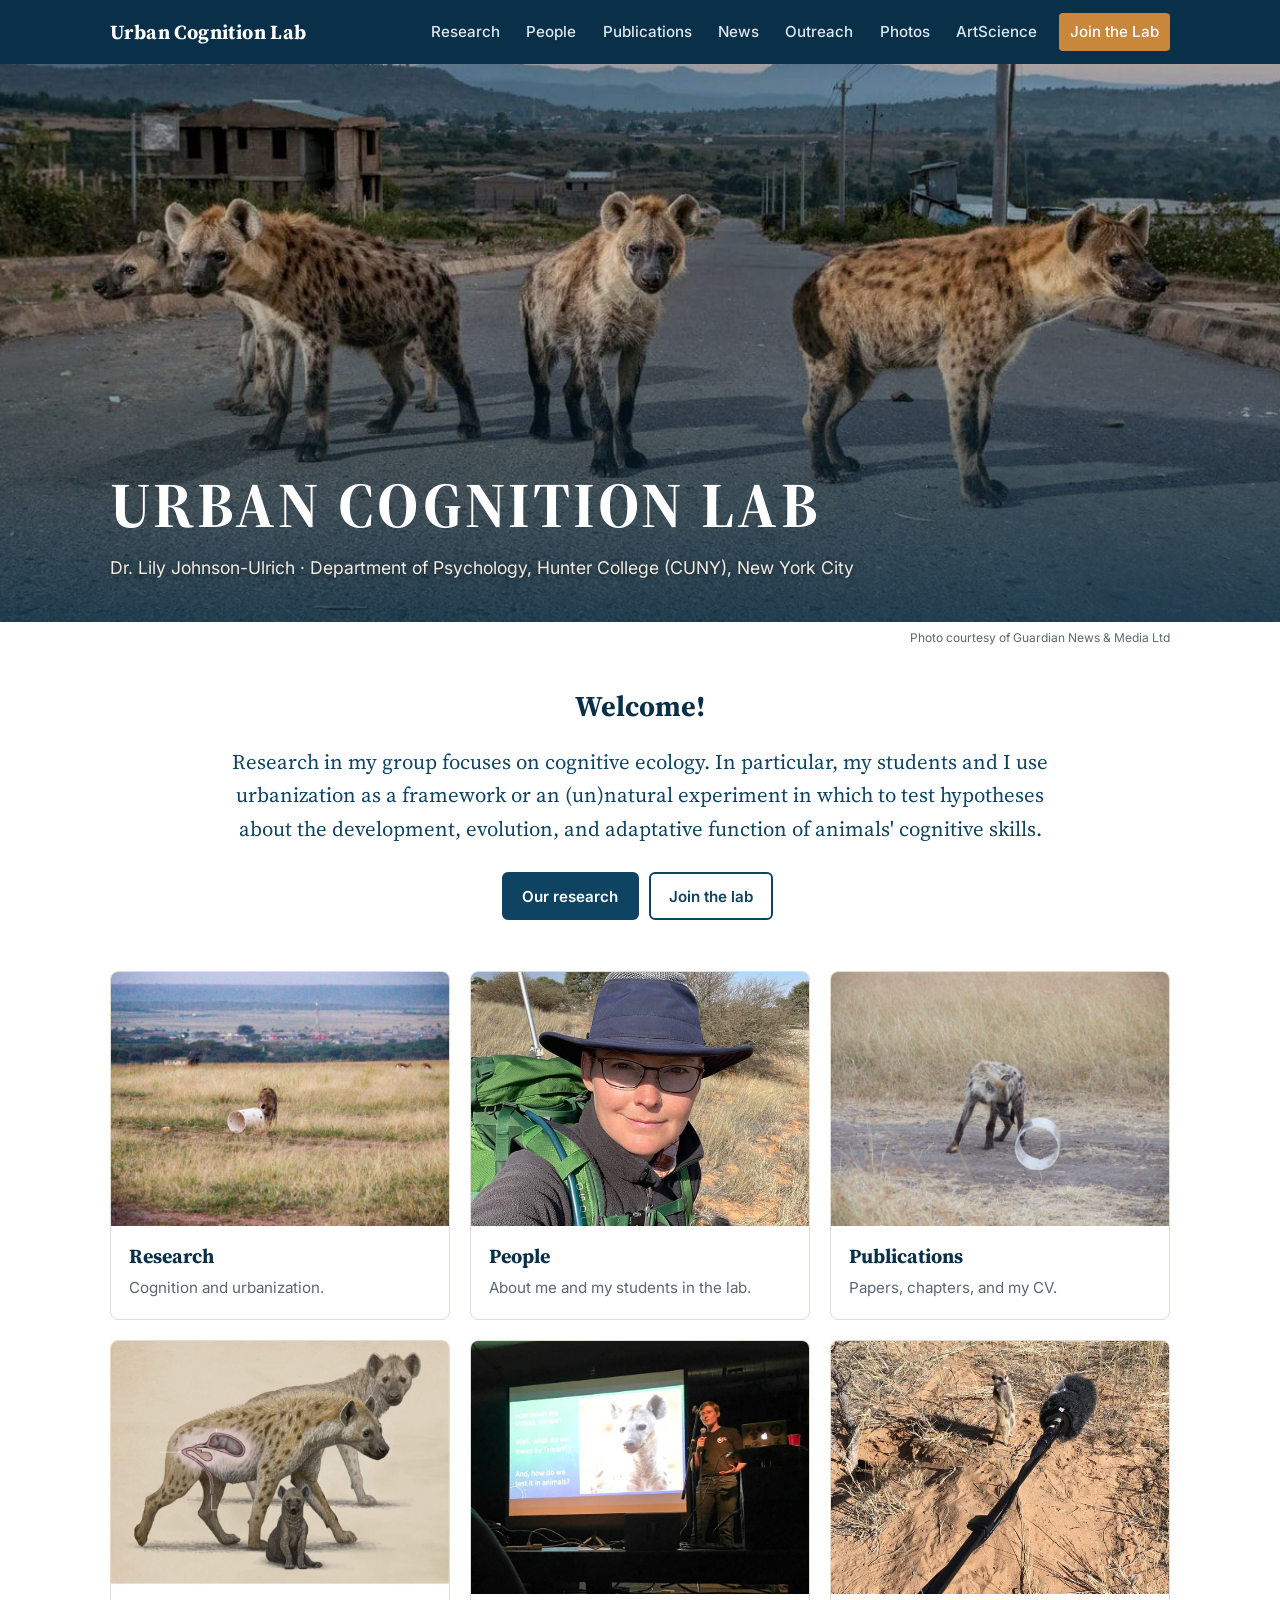
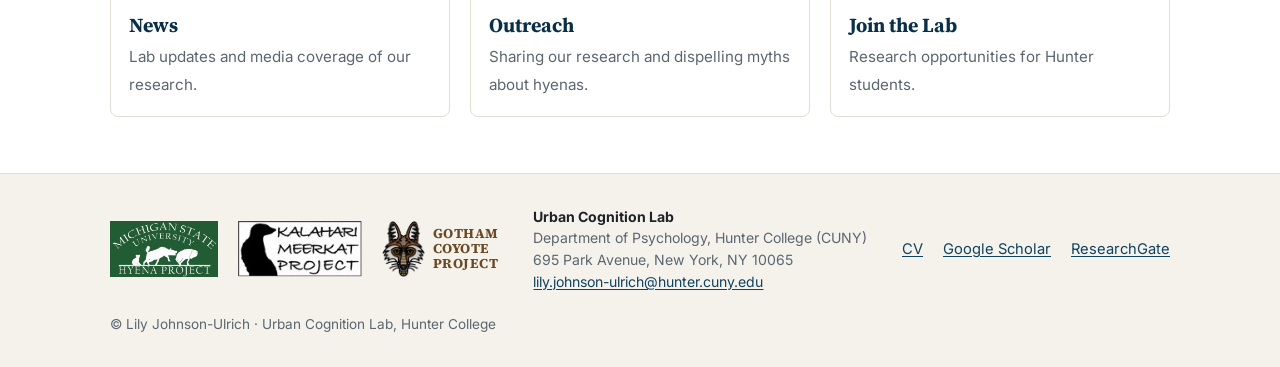
<file: index.html>
<!DOCTYPE html>
<html lang="en">
<head>
<meta charset="utf-8">
<meta name="viewport" content="width=device-width, initial-scale=1">
<title>Urban Cognition Lab</title>
<meta name="description" content="Urban Cognition Lab - Dr. Lily Johnson-Ulrich, Hunter College. Research on cognitive ecology, urbanization, and animal cognition.">
<link rel="preconnect" href="https://fonts.googleapis.com">
<link rel="preconnect" href="https://fonts.gstatic.com" crossorigin>
<link href="https://fonts.googleapis.com/css2?family=Source+Serif+4:opsz,wght@8..60,500;8..60,700&family=Inter:wght@400;500;600&display=swap" rel="stylesheet">
<link rel="stylesheet" href="css/style.css">
</head>
<body>
<header class="site-header">
  <div class="wrap header-inner">
    <a class="site-title" href="index.html">Urban Cognition Lab</a>
    <button class="menu-toggle" aria-expanded="false" aria-controls="site-nav">Menu</button>
    <nav id="site-nav" class="site-nav" aria-label="Main">
      <ul>
<li><a href="research.html">Research</a></li>
<li><a href="people.html">People</a></li>
<li><a href="publications.html">Publications</a></li>
<li><a href="in-the-news.html">News</a></li>
<li><a href="dei.html">Outreach</a></li>
<li><a href="photos.html">Photos</a></li>
<li><a href="artscience.html">ArtScience</a></li>
<li><a href="join.html" class="nav-cta">Join the Lab</a></li>
      </ul>
    </nav>
  </div>
</header>

<main class="home">
<section class="hero" style="background-image:url('images/747786393.jpg')">
  <div class="hero-inner wrap">
    <h1>Urban Cognition Lab</h1>
    <p class="hero-sub">Dr. Lily Johnson-Ulrich &middot; Department of Psychology, Hunter College (CUNY), New York City</p>
  </div>
</section>
<p class="credit wrap">Photo courtesy of Guardian News &amp; Media Ltd</p>
<div class="wrap content">
<section class="intro">
  <h2>Welcome!</h2>
  <p class="lead">Research in my group focuses on cognitive ecology. In particular, my students and I use urbanization as a framework or an (un)natural experiment in which to test hypotheses about the development, evolution, and adaptative function of animals' cognitive skills.</p>
  <p class="intro-actions"><a class="btn" href="research.html">Our research</a> <a class="btn btn-outline" href="join.html">Join the lab</a></p>
</section>
<section class="cards">
<a class="card" href="research.html"><img src="images/img-9183.jpg" alt="" width="900" height="600" class="card-img" loading="lazy"><span class="card-body"><strong>Research</strong><span>Cognition and urbanization.</span></span></a>
<a class="card" href="people.html"><img src="images/img-1234.jpg" alt="" width="600" height="800" class="card-img" loading="lazy"><span class="card-body"><strong>People</strong><span>About me and my students in the lab.</span></span></a>
<a class="card" href="publications.html"><img src="images/img-0215.jpg" alt="" width="900" height="600" class="card-img" loading="lazy"><span class="card-body"><strong>Publications</strong><span>Papers, chapters, and my CV.</span></span></a>
<a class="card" href="in-the-news.html"><img src="images/242725962.jpg" alt="" width="900" height="802" class="card-img" loading="lazy"><span class="card-body"><strong>News</strong><span>Lab updates and media coverage of our research.</span></span></a>
<a class="card" href="dei.html"><img src="images/img-6838.jpg" alt="" width="900" height="675" class="card-img" loading="lazy"><span class="card-body"><strong>Outreach</strong><span>Sharing our research and dispelling myths about hyenas.</span></span></a>
<a class="card" href="join.html"><img src="images/img-5966.jpg" alt="" width="600" height="800" class="card-img" loading="lazy"><span class="card-body"><strong>Join the Lab</strong><span>Research opportunities for Hunter students.</span></span></a>
</section>
</div>
</main>
<footer class="site-footer">
  <div class="wrap footer-inner">
    <div class="footer-logos">
      <a href="http://www.holekamplab.org/"><img src="images/hyenaprojectlogo-4.jpg" alt="MSU Hyena Project" width="400" height="208" class="logo" loading="lazy"></a>
      <img src="images/652976401.jpg" alt="Kalahari Meerkat Project" width="149" height="67" class="logo" loading="lazy">
      <a class="logo-text" href="https://gothamcoyote.org"><img class="logo" src="images/gotham-coyote-logo.png" alt="" width="42" height="56"><span>Gotham<br>Coyote<br>Project</span></a>
    </div>
    <div class="footer-contact">
      <strong>Urban Cognition Lab</strong><br>
      Department of Psychology, Hunter College (CUNY)<br>
      695 Park Avenue, New York, NY 10065<br>
      <a href="mailto:lily.johnson-ulrich@hunter.cuny.edu">lily.johnson-ulrich@hunter.cuny.edu</a>
    </div>
    <div class="footer-links">
      <a href="files/Johnson-Ulrich_CV.pdf">CV</a>
      <a href="https://scholar.google.com/citations?user=RbqpDe0AAAAJ&amp;hl=en">Google Scholar</a>
      <a href="https://www.researchgate.net/profile/Lily-Johnson-Ulrich">ResearchGate</a>
    </div>
    <p class="copyright">&copy; Lily Johnson-Ulrich &middot; Urban Cognition Lab, Hunter College</p>
  </div>
</footer>
<script>
document.querySelector('.menu-toggle').addEventListener('click', function () {
  var open = document.body.classList.toggle('nav-open');
  this.setAttribute('aria-expanded', open);
});
</script>
</body>
</html>
</file>
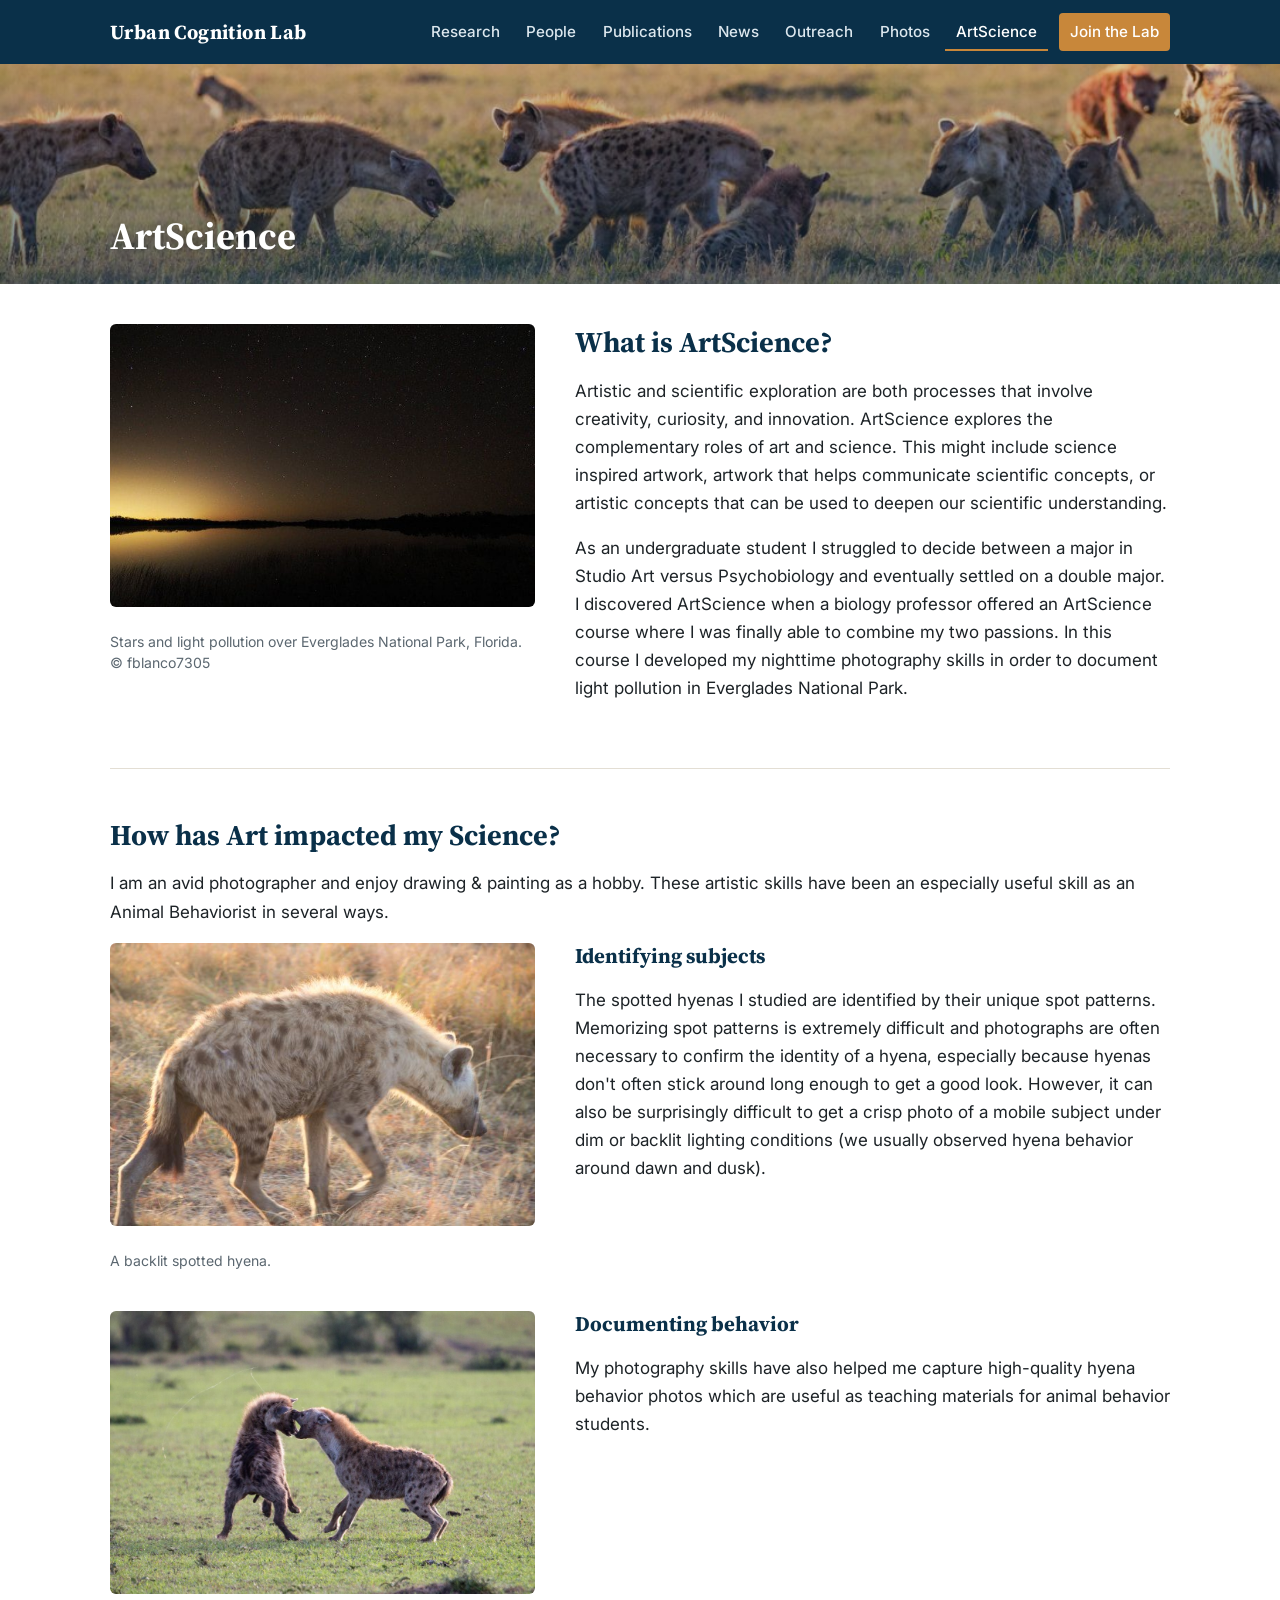
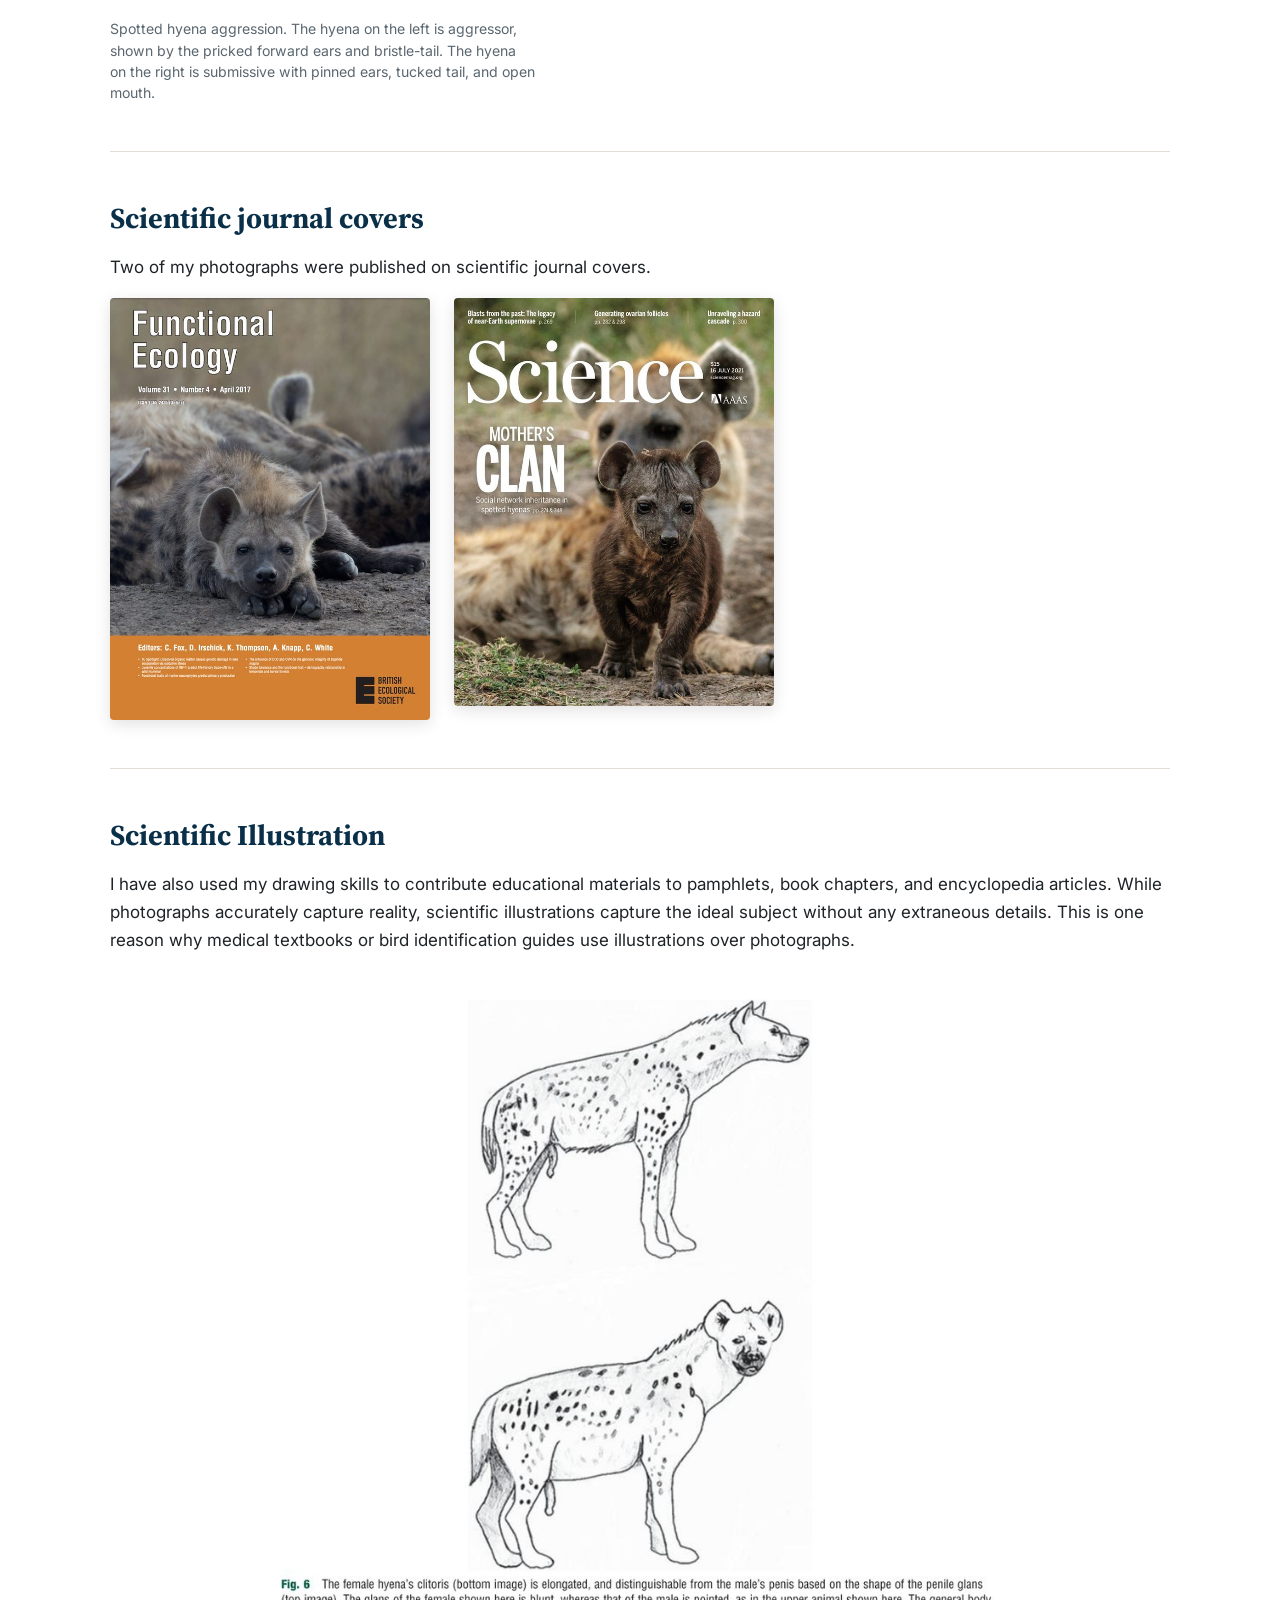
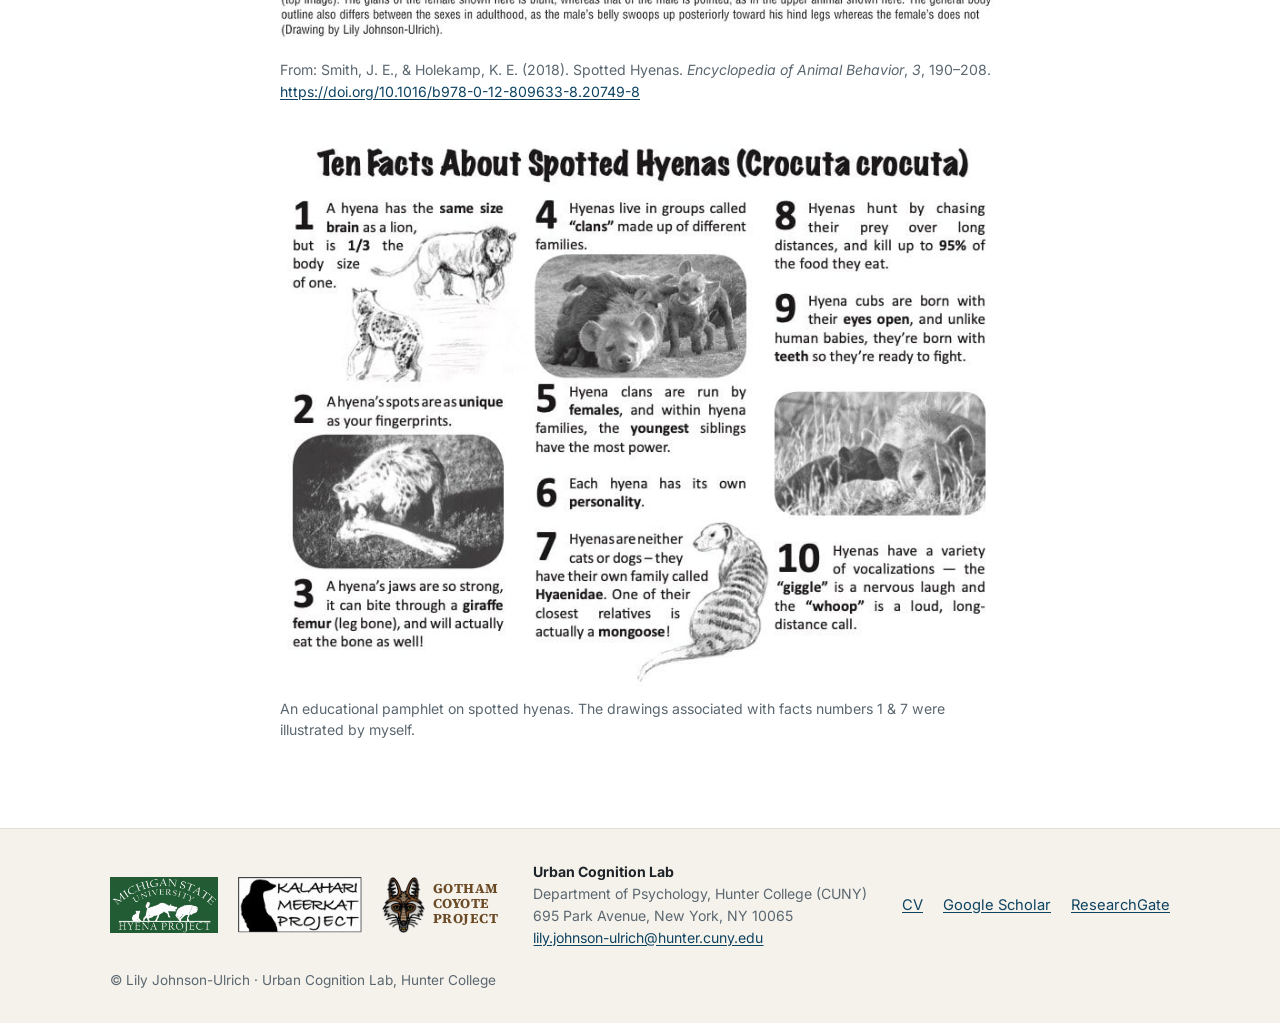
<file: artscience.html>
<!DOCTYPE html>
<html lang="en">
<head>
<meta charset="utf-8">
<meta name="viewport" content="width=device-width, initial-scale=1">
<title>ArtScience | Urban Cognition Lab</title>
<meta name="description" content="Urban Cognition Lab - Dr. Lily Johnson-Ulrich, Hunter College. Research on cognitive ecology, urbanization, and animal cognition.">
<link rel="preconnect" href="https://fonts.googleapis.com">
<link rel="preconnect" href="https://fonts.gstatic.com" crossorigin>
<link href="https://fonts.googleapis.com/css2?family=Source+Serif+4:opsz,wght@8..60,500;8..60,700&family=Inter:wght@400;500;600&display=swap" rel="stylesheet">
<link rel="stylesheet" href="css/style.css">
</head>
<body>
<header class="site-header">
  <div class="wrap header-inner">
    <a class="site-title" href="index.html">Urban Cognition Lab</a>
    <button class="menu-toggle" aria-expanded="false" aria-controls="site-nav">Menu</button>
    <nav id="site-nav" class="site-nav" aria-label="Main">
      <ul>
<li><a href="research.html">Research</a></li>
<li><a href="people.html">People</a></li>
<li><a href="publications.html">Publications</a></li>
<li><a href="in-the-news.html">News</a></li>
<li><a href="dei.html">Outreach</a></li>
<li><a href="photos.html">Photos</a></li>
<li><a href="artscience.html" aria-current="page">ArtScience</a></li>
<li><a href="join.html" class="nav-cta">Join the Lab</a></li>
      </ul>
    </nav>
  </div>
</header>
<div class="banner" style="background-image:url('images/mara-hyenas.jpg')"><div class="banner-inner"><h1>ArtScience</h1></div></div>
<main class="wrap content">
<section class="two-col">
  <figure class="col-images">
    <a href="https://www.everypixel.com/q/light-pollution?image_id=3219143357760088528"><img src="images/depositphotos-271781234-stock-photo-stars-and-light-pollution-over.jpg" alt="Stars and light pollution over Everglades National Park" width="600" height="400" loading="lazy"></a>
    <figcaption>Stars and light pollution over Everglades National Park, Florida. &copy; fblanco7305</figcaption>
  </figure>
  <div class="col-text"><h2>What is ArtScience?</h2><p>Artistic and scientific exploration are both processes that involve creativity, curiosity, and innovation. ArtScience explores the complementary roles of art and science. This might include science inspired artwork, artwork that helps communicate scientific concepts, or artistic concepts that can be used to deepen our scientific understanding.</p>
<p>As an undergraduate student I struggled to decide between a major in Studio Art versus Psychobiology and eventually settled on a double major. I discovered ArtScience when a biology professor offered an ArtScience course where I was finally able to combine my two passions. In this course I developed my nighttime photography skills in order to document light pollution in Everglades National Park.</p></div>
</section>
<hr>
<section><h2>How has Art impacted my Science?</h2><p>I am an avid photographer and enjoy drawing &amp; painting as a hobby. These artistic skills have been an especially useful skill as an Animal Behaviorist in several ways.</p></section>
<section class="two-col">
  <figure class="col-images"><img src="images/shtr.jpg" alt="A backlit spotted hyena" width="640" height="427" loading="lazy"><figcaption>A backlit spotted hyena.</figcaption></figure>
  <div class="col-text"><h3>Identifying subjects</h3><p>The spotted hyenas I studied are identified by their unique spot patterns. Memorizing spot patterns is extremely difficult and photographs are often necessary to confirm the identity of a hyena, especially because hyenas don't often stick around long enough to get a good look. However, it can also be surprisingly difficult to get a crisp photo of a mobile subject under dim or backlit lighting conditions (we usually observed hyena behavior around dawn and dusk).</p></div>
</section>
<section class="two-col">
  <figure class="col-images"><img src="images/ebdgykyx4aaco7x.jpg" alt="Two spotted hyenas showing aggression and submission" width="1100" height="733" loading="lazy"><figcaption>Spotted hyena aggression. The hyena on the left is aggressor, shown by the pricked forward ears and bristle-tail. The hyena on the right is submissive with pinned ears, tucked tail, and open mouth.</figcaption></figure>
  <div class="col-text"><h3>Documenting behavior</h3><p>My photography skills have also helped me capture high-quality hyena behavior photos which are useful as teaching materials for animal behavior students.</p></div>
</section>
<hr>
<section>
  <h2>Scientific journal covers</h2><p>Two of my photographs were published on scientific journal covers.</p>
  <div class="covers">
    <img src="images/screenshot-2021-12-14-at-15-58-52.jpg" alt="Functional Ecology journal cover with hyena photo" width="606" height="800" loading="lazy">
    <img src="images/e6cixocvoaeq9un.jpg" alt="Science journal cover with hyena cub photo" width="628" height="800" loading="lazy">
  </div>
</section>
<hr>
<section>
  <h2>Scientific Illustration</h2><p>I have also used my drawing skills to contribute educational materials to pamphlets, book chapters, and encyclopedia articles. While photographs accurately capture reality, scientific illustrations capture the ideal subject without any extraneous details. This is one reason why medical textbooks or bird identification guides use illustrations over photographs.</p>
  <figure class="illus"><img src="images/screenshot-2022-02-15-at-17-18-39.jpg" alt="Scientific illustration of spotted hyenas" width="847" height="800" loading="lazy"><figcaption>From: Smith, J. E., &amp; Holekamp, K. E. (2018). Spotted Hyenas. <em>Encyclopedia of Animal Behavior</em>, <em>3</em>, 190–208. <a href="https://doi.org/10.1016/b978-0-12-809633-8.20749-8">https://doi.org/10.1016/b978-0-12-809633-8.20749-8</a></figcaption></figure>
  <figure class="illus"><img src="images/hyena-pamphlet-final.jpg" alt="Educational pamphlet on spotted hyenas" width="792" height="612" loading="lazy"><figcaption>An educational pamphlet on spotted hyenas. The drawings associated with facts numbers 1 &amp; 7 were illustrated by myself.</figcaption></figure>
</section>
</main>
<footer class="site-footer">
  <div class="wrap footer-inner">
    <div class="footer-logos">
      <a href="http://www.holekamplab.org/"><img src="images/hyenaprojectlogo-4.jpg" alt="MSU Hyena Project" width="400" height="208" class="logo" loading="lazy"></a>
      <img src="images/652976401.jpg" alt="Kalahari Meerkat Project" width="149" height="67" class="logo" loading="lazy">
      <a class="logo-text" href="https://gothamcoyote.org"><img class="logo" src="images/gotham-coyote-logo.png" alt="" width="42" height="56"><span>Gotham<br>Coyote<br>Project</span></a>
    </div>
    <div class="footer-contact">
      <strong>Urban Cognition Lab</strong><br>
      Department of Psychology, Hunter College (CUNY)<br>
      695 Park Avenue, New York, NY 10065<br>
      <a href="mailto:lily.johnson-ulrich@hunter.cuny.edu">lily.johnson-ulrich@hunter.cuny.edu</a>
    </div>
    <div class="footer-links">
      <a href="files/Johnson-Ulrich_CV.pdf">CV</a>
      <a href="https://scholar.google.com/citations?user=RbqpDe0AAAAJ&amp;hl=en">Google Scholar</a>
      <a href="https://www.researchgate.net/profile/Lily-Johnson-Ulrich">ResearchGate</a>
    </div>
    <p class="copyright">&copy; Lily Johnson-Ulrich &middot; Urban Cognition Lab, Hunter College</p>
  </div>
</footer>
<script>
document.querySelector('.menu-toggle').addEventListener('click', function () {
  var open = document.body.classList.toggle('nav-open');
  this.setAttribute('aria-expanded', open);
});
</script>
</body>
</html>
</file>
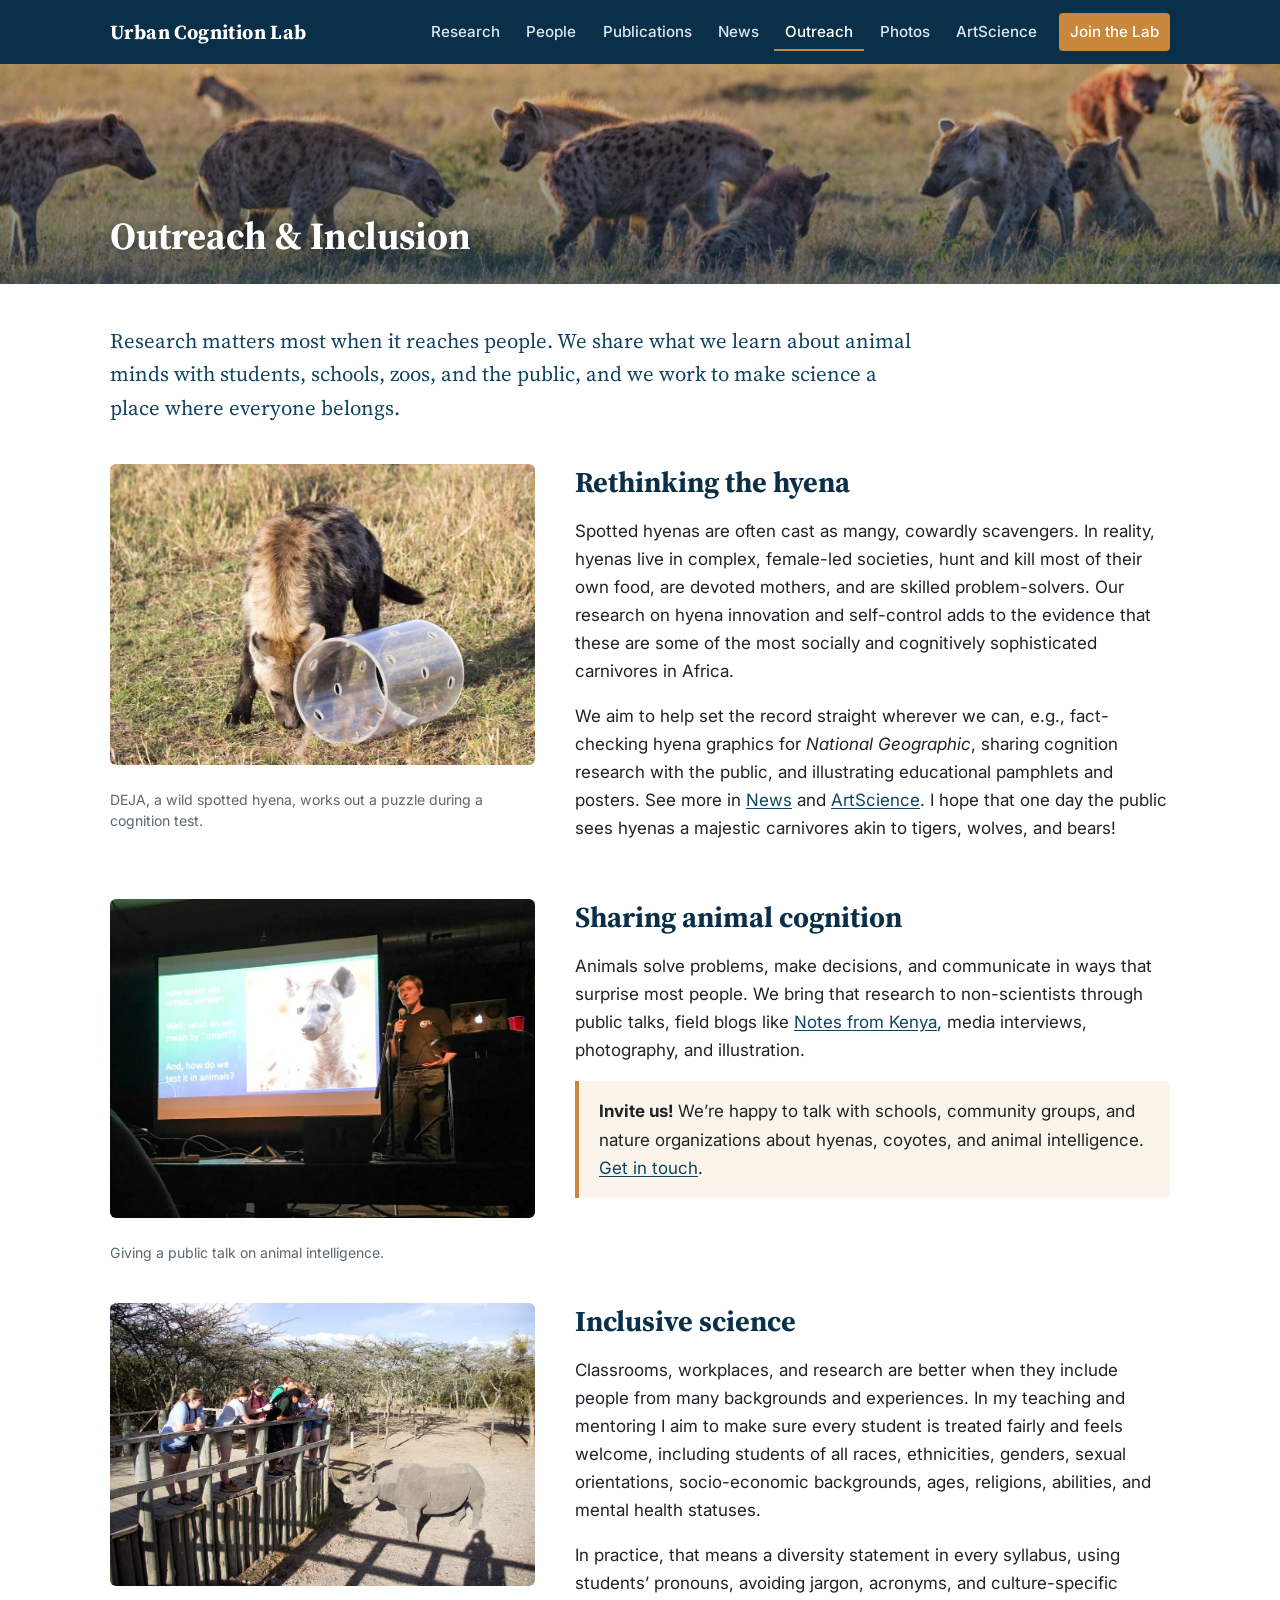
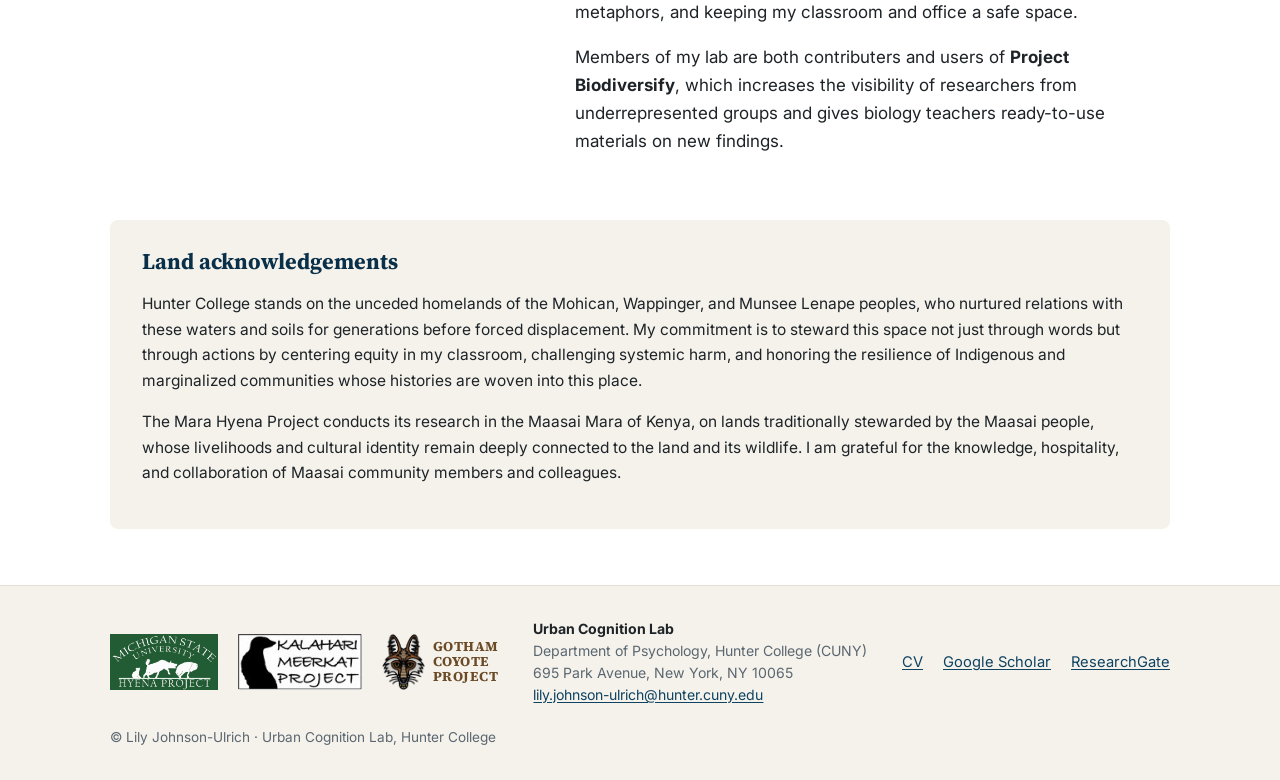
<file: dei.html>
<!DOCTYPE html>
<html lang="en">
<head>
<meta charset="utf-8">
<meta name="viewport" content="width=device-width, initial-scale=1">
<title>Outreach | Urban Cognition Lab</title>
<meta name="description" content="Urban Cognition Lab - Dr. Lily Johnson-Ulrich, Hunter College. Research on cognitive ecology, urbanization, and animal cognition.">
<link rel="preconnect" href="https://fonts.googleapis.com">
<link rel="preconnect" href="https://fonts.gstatic.com" crossorigin>
<link href="https://fonts.googleapis.com/css2?family=Source+Serif+4:opsz,wght@8..60,500;8..60,700&family=Inter:wght@400;500;600&display=swap" rel="stylesheet">
<link rel="stylesheet" href="css/style.css">
</head>
<body>
<header class="site-header">
  <div class="wrap header-inner">
    <a class="site-title" href="index.html">Urban Cognition Lab</a>
    <button class="menu-toggle" aria-expanded="false" aria-controls="site-nav">Menu</button>
    <nav id="site-nav" class="site-nav" aria-label="Main">
      <ul>
<li><a href="research.html">Research</a></li>
<li><a href="people.html">People</a></li>
<li><a href="publications.html">Publications</a></li>
<li><a href="in-the-news.html">News</a></li>
<li><a href="dei.html" aria-current="page">Outreach</a></li>
<li><a href="photos.html">Photos</a></li>
<li><a href="artscience.html">ArtScience</a></li>
<li><a href="join.html" class="nav-cta">Join the Lab</a></li>
      </ul>
    </nav>
  </div>
</header>
<div class="banner" style="background-image:url('images/mara-hyenas.jpg')"><div class="banner-inner"><h1>Outreach &amp; Inclusion</h1></div></div>
<main class="wrap content">
<section class="intro-left">
  <p class="lead">Research matters most when it reaches people. We share what we learn about animal minds with students, schools, zoos, and the public, and we work to make science a place where everyone belongs.</p>
</section>

<section class="two-col">
  <figure class="col-images"><img src="images/dejaclear.jpg" alt="A spotted hyena solving a clear cylinder puzzle" width="533" height="381" loading="lazy"><figcaption>DEJA, a wild spotted hyena, works out a puzzle during a cognition test.</figcaption></figure>
  <div class="col-text">
    <h2>Rethinking the hyena</h2>
    <p>Spotted hyenas are often cast as mangy, cowardly scavengers. In reality, hyenas live in complex, female-led societies, hunt and kill most of their own food, are devoted mothers, and are skilled problem-solvers. Our research on hyena innovation and self-control adds to the evidence that these are some of the most socially and cognitively sophisticated carnivores in Africa.</p>
    <p>We aim to help set the record straight wherever we can, e.g., fact-checking hyena graphics for <em>National Geographic</em>, sharing cognition research with the public, and illustrating educational pamphlets and posters. See more in <a href="in-the-news.html">News</a> and <a href="artscience.html">ArtScience</a>. I hope that one day the public sees hyenas a majestic carnivores akin to tigers, wolves, and bears!</p>
  </div>
</section>

<section class="two-col">
  <figure class="col-images"><img src="images/img-6838.jpg" alt="Dr. Johnson-Ulrich giving a public talk about hyena cognition" width="900" height="675" loading="lazy"><figcaption>Giving a public talk on animal intelligence.</figcaption></figure>
  <div class="col-text">
    <h2>Sharing animal cognition</h2>
    <p>Animals solve problems, make decisions, and communicate in ways that surprise most people. We bring that research to non-scientists through public talks, field blogs like <a href="http://msuhyenas.blogspot.com">Notes from Kenya</a>, media interviews, photography, and illustration.</p>
    <p class="callout"><strong>Invite us!</strong> We&rsquo;re happy to talk with schools, community groups, and nature organizations about hyenas, coyotes, and animal intelligence. <a href="mailto:lily.johnson-ulrich@hunter.cuny.edu">Get in touch</a>.</p>
  </div>
</section>

<section class="two-col">
  <figure class="col-images"><img src="images/img-8069.jpg" alt="Students observing wildlife at a sanctuary" width="1100" height="733" loading="lazy"></figure>
  <div class="col-text">
    <h2>Inclusive science</h2>
    <p>Classrooms, workplaces, and research are better when they include people from many backgrounds and experiences. In my teaching and mentoring I aim to make sure every student is treated fairly and feels welcome, including students of all races, ethnicities, genders, sexual orientations, socio-economic backgrounds, ages, religions, abilities, and mental health statuses.</p>
    <p>In practice, that means a diversity statement in every syllabus, using students&rsquo; pronouns, avoiding jargon, acronyms, and culture-specific metaphors, and keeping my classroom and office a safe space.</p>
    <p>Members of my lab are both contributers and users of <strong>Project Biodiversify</strong>, which increases the visibility of researchers from underrepresented groups and gives biology teachers ready-to-use materials on new findings.</p>
  </div>
</section>

<section class="land">
  <h2>Land acknowledgements</h2>
  <p>Hunter College stands on the unceded homelands of the Mohican, Wappinger, and Munsee Lenape peoples, who nurtured relations with these waters and soils for generations before forced displacement. My commitment is to steward this space not just through words but through actions by centering equity in my classroom, challenging systemic harm, and honoring the resilience of Indigenous and marginalized communities whose histories are woven into this place.</p>
  <p>The Mara Hyena Project conducts its research in the Maasai Mara of Kenya, on lands traditionally stewarded by the Maasai people, whose livelihoods and cultural identity remain deeply connected to the land and its wildlife. I am grateful for the knowledge, hospitality, and collaboration of Maasai community members and colleagues.</p>
</section>
</main>
<footer class="site-footer">
  <div class="wrap footer-inner">
    <div class="footer-logos">
      <a href="http://www.holekamplab.org/"><img src="images/hyenaprojectlogo-4.jpg" alt="MSU Hyena Project" width="400" height="208" class="logo" loading="lazy"></a>
      <img src="images/652976401.jpg" alt="Kalahari Meerkat Project" width="149" height="67" class="logo" loading="lazy">
      <a class="logo-text" href="https://gothamcoyote.org"><img class="logo" src="images/gotham-coyote-logo.png" alt="" width="42" height="56"><span>Gotham<br>Coyote<br>Project</span></a>
    </div>
    <div class="footer-contact">
      <strong>Urban Cognition Lab</strong><br>
      Department of Psychology, Hunter College (CUNY)<br>
      695 Park Avenue, New York, NY 10065<br>
      <a href="mailto:lily.johnson-ulrich@hunter.cuny.edu">lily.johnson-ulrich@hunter.cuny.edu</a>
    </div>
    <div class="footer-links">
      <a href="files/Johnson-Ulrich_CV.pdf">CV</a>
      <a href="https://scholar.google.com/citations?user=RbqpDe0AAAAJ&amp;hl=en">Google Scholar</a>
      <a href="https://www.researchgate.net/profile/Lily-Johnson-Ulrich">ResearchGate</a>
    </div>
    <p class="copyright">&copy; Lily Johnson-Ulrich &middot; Urban Cognition Lab, Hunter College</p>
  </div>
</footer>
<script>
document.querySelector('.menu-toggle').addEventListener('click', function () {
  var open = document.body.classList.toggle('nav-open');
  this.setAttribute('aria-expanded', open);
});
</script>
</body>
</html>
</file>
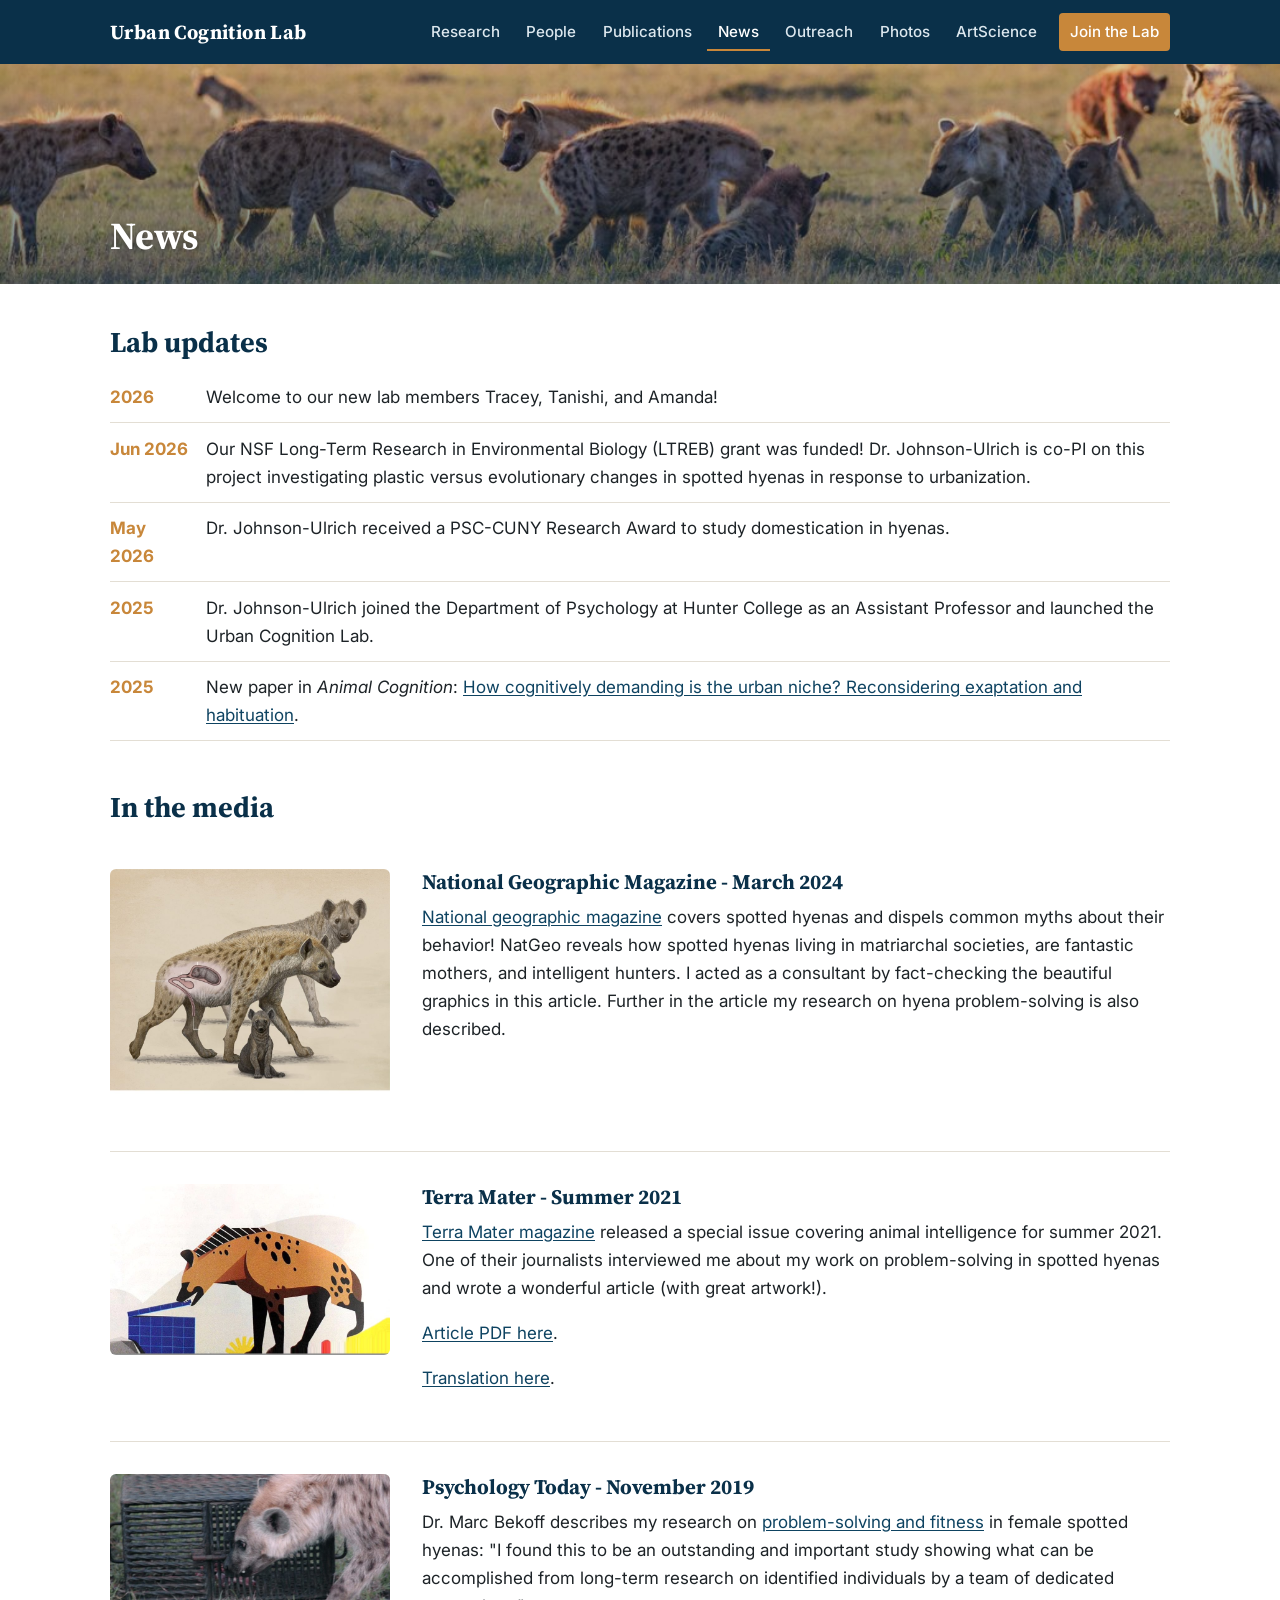
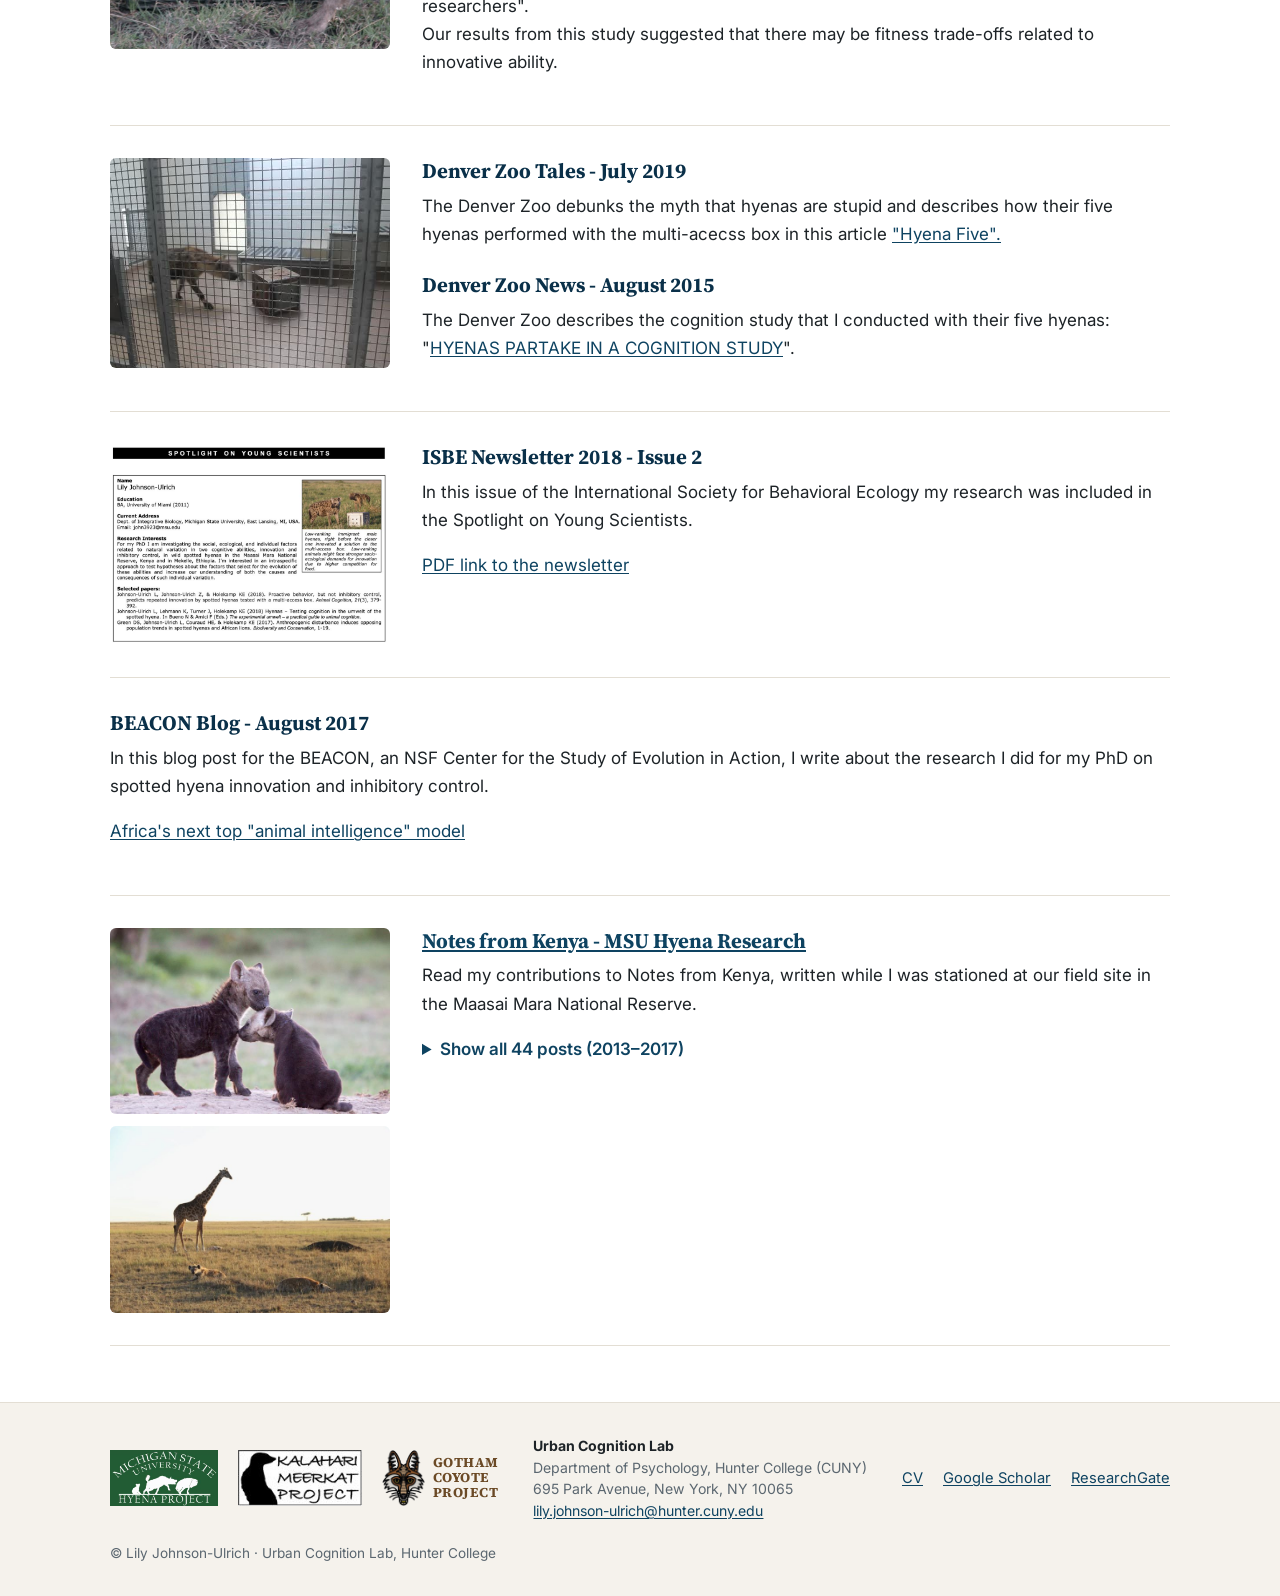
<file: in-the-news.html>
<!DOCTYPE html>
<html lang="en">
<head>
<meta charset="utf-8">
<meta name="viewport" content="width=device-width, initial-scale=1">
<title>News | Urban Cognition Lab</title>
<meta name="description" content="Urban Cognition Lab - Dr. Lily Johnson-Ulrich, Hunter College. Research on cognitive ecology, urbanization, and animal cognition.">
<link rel="preconnect" href="https://fonts.googleapis.com">
<link rel="preconnect" href="https://fonts.gstatic.com" crossorigin>
<link href="https://fonts.googleapis.com/css2?family=Source+Serif+4:opsz,wght@8..60,500;8..60,700&family=Inter:wght@400;500;600&display=swap" rel="stylesheet">
<link rel="stylesheet" href="css/style.css">
</head>
<body>
<header class="site-header">
  <div class="wrap header-inner">
    <a class="site-title" href="index.html">Urban Cognition Lab</a>
    <button class="menu-toggle" aria-expanded="false" aria-controls="site-nav">Menu</button>
    <nav id="site-nav" class="site-nav" aria-label="Main">
      <ul>
<li><a href="research.html">Research</a></li>
<li><a href="people.html">People</a></li>
<li><a href="publications.html">Publications</a></li>
<li><a href="in-the-news.html" aria-current="page">News</a></li>
<li><a href="dei.html">Outreach</a></li>
<li><a href="photos.html">Photos</a></li>
<li><a href="artscience.html">ArtScience</a></li>
<li><a href="join.html" class="nav-cta">Join the Lab</a></li>
      </ul>
    </nav>
  </div>
</header>
<div class="banner" style="background-image:url('images/mara-hyenas.jpg')"><div class="banner-inner"><h1>News</h1></div></div>
<main class="wrap content">
<section>
<h2>Lab updates</h2>
<!-- To add an update, copy one <li> below and paste it at the TOP of the list. -->
<ul class="updates">
  <li><span class="when">2026</span> <span>Welcome to our new lab members Tracey, Tanishi, and Amanda!</span></li>
  <li><span class="when">Jun 2026</span> <span>Our NSF Long-Term Research in Environmental Biology (LTREB) grant was funded! Dr. Johnson-Ulrich is co-PI on this project investigating plastic versus evolutionary changes in spotted hyenas in response to urbanization.</span></li>
  <li><span class="when">May 2026</span> <span>Dr. Johnson-Ulrich received a PSC-CUNY Research Award to study domestication in hyenas.</span></li>
  <li><span class="when">2025</span> <span>Dr. Johnson-Ulrich joined the Department of Psychology at Hunter College as an Assistant Professor and launched the Urban Cognition Lab.</span></li>
  <li><span class="when">2025</span> <span>New paper in <em>Animal Cognition</em>: <a href="http://doi.org/10.1007/s10071-025-01965-y">How cognitively demanding is the urban niche? Reconsidering exaptation and habituation</a>.</span></li>
</ul>
</section>
<section>
<h2>In the media</h2>
<article class="news-item">
  <div class="news-img"><img src="images/242725962.jpg" alt="National Geographic hyena illustration" width="900" height="802" loading="lazy"></div>
  <div class="news-text">
    <h3>National Geographic Magazine - March 2024</h3>
    <p><a href="https://www.nationalgeographic.com/animals/article/spotted-hyenas-queens">National geographic magazine</a> covers spotted hyenas and dispels common myths about their behavior! NatGeo reveals how spotted hyenas living in matriarchal societies, are fantastic mothers, and intelligent hunters. I acted as a consultant by fact-checking the beautiful graphics in this article. Further in the article my research on hyena problem-solving is also described.</p>
    
  </div>
</article>
<article class="news-item">
  <div class="news-img"><img src="images/screenshot-2021-06-15-at-13-28-30.jpg" alt="Terra Mater magazine article" width="900" height="549" loading="lazy"></div>
  <div class="news-text">
    <h3>Terra Mater - Summer 2021</h3>
    <p><a href="https://www.terramatermagazin.com/a/i/terra-mater-sommer-2021">Terra Mater magazine</a> released a special issue covering animal intelligence for summer 2021. One of their journalists interviewed me about my work on problem-solving in spotted hyenas and wrote a wonderful article (with great artwork!).</p>
<p><a href="files/scan_jun_15_2021_at_12.46.pdf">Article PDF here</a>.</p>
<p><a href="files/terramatertranslation.docx">Translation here</a>.</p>
    
  </div>
</article>
<article class="news-item">
  <div class="news-img"><img src="images/1b5431975-130107-captive-hyena-hmed-1222p-1b5431975.jpg" alt="Spotted hyena" width="900" height="563" loading="lazy"></div>
  <div class="news-text">
    <h3>Psychology Today - November 2019</h3>
    <p>Dr. Marc Bekoff describes my research on <a href="https://www.psychologytoday.com/us/blog/animal-emotions/201911/innovation-and-fitness-among-wild-female-spotted-hyenas">problem-solving and fitness</a> in female spotted hyenas: "I found this to be an outstanding and important study showing what can be accomplished from long-term research on identified individuals by a team of dedicated researchers".<br/>Our results from this study suggested that there may be fitness trade-offs related to innovative ability.</p>
    
  </div>
</article>
<article class="news-item">
  <div class="news-img"><img src="images/609667-2000-360p.jpg" alt="Denver Zoo hyena" width="480" height="360" loading="lazy"></div>
  <div class="news-text">
    <h3>Denver Zoo Tales - July 2019</h3>
    <p>The Denver Zoo debunks the myth that hyenas are stupid and describes how their five hyenas performed with the multi-acecss box in this article <a href="https://denverzoo.org/zootales/hyena-five/">"Hyena Five". </a></p>
    <h3>Denver Zoo News - August 2015</h3>
<p>The Denver Zoo describes the cognition study that I conducted with their five hyenas: "<a href="https://web.archive.org/web/20160721165530/http://www.denverzoo.org/zoonews/2015/150827_zoonews.html">HYENAS PARTAKE IN A COGNITION STUDY</a>".</p>
  </div>
</article>
<article class="news-item">
  <div class="news-img"><img src="images/screenshot-2021-06-15-at-15-13-26.jpg" alt="ISBE newsletter Spotlight on Young Scientists" width="900" height="646" loading="lazy"></div>
  <div class="news-text">
    <h3>ISBE Newsletter 2018 - Issue 2</h3>
    <p>In this issue of the International Society for Behavioral Ecology my research was included in the Spotlight on Young Scientists.</p>
<p><a href="https://static1.squarespace.com/static/56e7c4be37013b080105e202/t/5bd0612d53450a0889c91518/1540383160273/ISBE+newsletter+Vol+30%282%29+2018+new+version.pdf">PDF link to the newsletter </a></p>
    
  </div>
</article>
<article class="news-item no-img">
  
  <div class="news-text">
    <h3>BEACON Blog - August 2017</h3>
    <p>In this blog post for the BEACON, an NSF Center for the Study of Evolution in Action, I write about the research I did for my PhD on spotted hyena innovation and inhibitory control.</p>
<p><a href="https://www3.beacon-center.org/blog/2017/08/15/africas-next-top-animal-intelligence-model/">Africa's next top "animal intelligence" model</a></p>
    
  </div>
</article>
<article class="news-item kenya">
  <div class="news-img stack"><img src="images/img-3353.jpg" alt="Field photo from Kenya" width="640" height="427" loading="lazy"><img src="images/img-5752.jpg" alt="Field photo from Kenya" width="700" height="466" loading="lazy"></div>
  <div class="news-text">
    <h3><a href="http://msuhyenas.blogspot.com">Notes from Kenya - MSU Hyena Research</a></h3>
    <p>Read my contributions to Notes from Kenya, written while I was stationed at our field site in the Maasai Mara National Reserve.</p>
    <details>
      <summary>Show all 44 posts (2013&ndash;2017)</summary>
      <ul class="blog-list">
<li><a href="https://msuhyenas.blogspot.com/2017/11/black-cub-boom.html"><strong>Black cub boom - November 2017</strong></a></li>
<li><a href="https://msuhyenas.blogspot.com/2017/10/play-behavior-in-spotted-hyenas.html">Play behavior in spotted hyenas - October 2017</a></li>
<li><a href="https://msuhyenas.blogspot.com/2017/09/recent-hyena-cheetah-shenanigans.html">Recent hyena-cheetah shenanigans - September 2017</a></li>
<li><a href="https://msuhyenas.blogspot.com/2017/08/birds-of-mara.html">Birds of the Mara - August 2017</a></li>
<li><a href="https://msuhyenas.blogspot.com/2017/07/north-males-are-invading-south-clan.html">North males are invading South clan - July 2017</a></li>
<li><a href="https://msuhyenas.blogspot.com/2017/06/south-hyenas-are-feeling-rowdy.html">South hyenas are feeling rowdy - June 2017</a></li>
<li><a href="https://msuhyenas.blogspot.com/2017/05/interspecies-encounters.html">Interspecies encounters - May 2017</a></li>
<li><a href="https://msuhyenas.blogspot.com/2017/04/spotted-hyena-inhibitory-control.html">Spotted hyena inhibitory control - April 2017</a></li>
<li><a href="https://msuhyenas.blogspot.com/2017/04/urban-hyena-activities.html">Urban hyena activities - April 2017</a></li>
<li><a href="https://msuhyenas.blogspot.com/2017/03/urban-hyena-update.html">Urban hyena update - March 2017</a></li>
<li><a href="https://msuhyenas.blogspot.com/2017/02/mekelles-urban-hyenas.html">Mekelle's urban hyenas - February 2017</a></li>
<li><a href="https://msuhyenas.blogspot.com/2017/02/urban-hyenas-in-ethiopia.html">Urban hyenas in Ethiopia - February 2017</a></li>
<li>To familiarize or not? - January 2017</li>
<li><a href="https://msuhyenas.blogspot.com/2017/01/hyena-cognition-hall-of-shame.html">Hyena cognition: Hall of Shame - January 2017</a></li>
<li><a href="https://msuhyenas.blogspot.com/2016/12/difficulty-and-humor-when-testing-hyena.html">Difficulty and humor when testing hyena cognition - December 2016</a></li>
<li><a href="https://msuhyenas.blogspot.com/2016/11/multi-access-box-hall-of-fame.html">Multi-access box: Hall of Fame - November 2016</a></li>
<li><a href="https://msuhyenas.blogspot.com/2016/10/what-do-north-clan-hyenas-south-clan.html">What do north clan hyenas, south clan hyenas, and a lionness have in common? - October 2016</a></li>
<li><a href="https://msuhyenas.blogspot.com/2016/10/urbanization-neophobia-and-problem.html">Urbanization, neophobia, and problem-solving - October 2016</a></li>
<li><a href="https://msuhyenas.blogspot.com/2016/09/the-maruti-suzuki.html">The Maruti Suzuki - September 2016</a></li>
<li><a href="https://msuhyenas.blogspot.com/2016/08/self-control-matters-in-spotted-hyenas.html">Self-control matters in spotted hyenas - August 2016</a></li>
<li><a href="https://msuhyenas.blogspot.com/2016/07/then-and-now_26.html">Then and now - July 2016</a></li>
<li><a href="https://msuhyenas.blogspot.com/2016/07/looking-for-leopards.html">Looking for leopards - July 2016</a></li>
<li><a href="https://msuhyenas.blogspot.com/2016/06/studying-hyena-cognition.html">Studying hyena cognition - June 2016</a></li>
<li><a href="https://msuhyenas.blogspot.com/2014/04/muddy-hyenas-bane-of-hyena-researchers.html">Muddy hyenas: the bane of hyena researchers - April 2014</a></li>
<li><a href="https://msuhyenas.blogspot.com/2014/03/cub-demography.html">Cub demography - March 2014</a></li>
<li><a href="https://msuhyenas.blogspot.com/2014/03/waffles-lcs-and-kruuks-culvert.html">Waffles, LCS, and Kruuk's Culvert - March 2014</a></li>
<li><a href="https://msuhyenas.blogspot.com/2014/03/stillborn-giraffes-and-patient-hyenas.html">Stillborn giraffes and patient hyenas - March 2014</a></li>
<li><a href="https://msuhyenas.blogspot.com/2014/02/teen-moms-and-kois-female-army.html">Teen moms and KOI's female army - February 2014</a></li>
<li><a href="https://msuhyenas.blogspot.com/2014/02/life-can-be-hard-for-hyena-cub.html">Life can be hard for a hyena cub - February 2014</a></li>
<li><a href="https://msuhyenas.blogspot.com/2014/01/serenas-dudes.html">Serena's dudes - January 2014</a></li>
<li><a href="https://msuhyenas.blogspot.com/2013/12/hippo-ribs-its-whats-for-breakfast.html">Hippo ribs: it's what's for breakfast - December 2013</a></li>
<li><a href="https://msuhyenas.blogspot.com/2013/12/just-how-far-is-waffles-falling.html">Just how far is Waffles falling? - December 2013</a></li>
<li><a href="https://msuhyenas.blogspot.com/2013/12/waffles-has-babies.html">Waffles has babies! - December 2013</a></li>
<li><a href="https://msuhyenas.blogspot.com/2013/11/hyena-pillows.html">Hyena pillows - November 2013</a></li>
<li><a href="https://msuhyenas.blogspot.com/2013/11/solar-eclipse.html">Solar eclipse - November 2013</a></li>
<li><a href="https://msuhyenas.blogspot.com/2013/10/hyenas-love-water.html">Hyenas love water! - October 2013</a></li>
<li><a href="https://msuhyenas.blogspot.com/2013/09/ratchet-enjoying-good-back-scratch.html">Ratchet enjoying a good back scratch - September 2013</a></li>
<li><a href="https://msuhyenas.blogspot.com/2013/09/the-serena-matriarchs.html">The Serena Matriarchs - September 2013</a></li>
<li><a href="https://msuhyenas.blogspot.com/2013/08/some-cub-cuteness-for-those-of-you-who.html">Some cub cuteness - August 2013</a></li>
<li><a href="https://msuhyenas.blogspot.com/2013/07/winter-in-kenya.html">Winter in Kenya - July 2013</a></li>
<li><a href="https://msuhyenas.blogspot.com/2013/06/can-hyena-grieve.html">Can a hyena grieve? - June 2013</a></li>
<li><a href="https://msuhyenas.blogspot.com/2013/06/happy-zebra-clan-takes-down-buffalo-calf.html">Happy zebra clan takes down a buffalo calf - June 2013</a></li>
<li><a href="https://msuhyenas.blogspot.com/2013/06/hyenas-play-rough.html">Hyenas play rough - June 2013</a></li>
<li><a href="https://msuhyenas.blogspot.com/2013/05/this-really-is-fisi-camp-now.html">This really is fisi camp now - May 2013</a></li>
      </ul>
    </details>
  </div>
</article>
</section>
</main>
<footer class="site-footer">
  <div class="wrap footer-inner">
    <div class="footer-logos">
      <a href="http://www.holekamplab.org/"><img src="images/hyenaprojectlogo-4.jpg" alt="MSU Hyena Project" width="400" height="208" class="logo" loading="lazy"></a>
      <img src="images/652976401.jpg" alt="Kalahari Meerkat Project" width="149" height="67" class="logo" loading="lazy">
      <a class="logo-text" href="https://gothamcoyote.org"><img class="logo" src="images/gotham-coyote-logo.png" alt="" width="42" height="56"><span>Gotham<br>Coyote<br>Project</span></a>
    </div>
    <div class="footer-contact">
      <strong>Urban Cognition Lab</strong><br>
      Department of Psychology, Hunter College (CUNY)<br>
      695 Park Avenue, New York, NY 10065<br>
      <a href="mailto:lily.johnson-ulrich@hunter.cuny.edu">lily.johnson-ulrich@hunter.cuny.edu</a>
    </div>
    <div class="footer-links">
      <a href="files/Johnson-Ulrich_CV.pdf">CV</a>
      <a href="https://scholar.google.com/citations?user=RbqpDe0AAAAJ&amp;hl=en">Google Scholar</a>
      <a href="https://www.researchgate.net/profile/Lily-Johnson-Ulrich">ResearchGate</a>
    </div>
    <p class="copyright">&copy; Lily Johnson-Ulrich &middot; Urban Cognition Lab, Hunter College</p>
  </div>
</footer>
<script>
document.querySelector('.menu-toggle').addEventListener('click', function () {
  var open = document.body.classList.toggle('nav-open');
  this.setAttribute('aria-expanded', open);
});
</script>
</body>
</html>
</file>
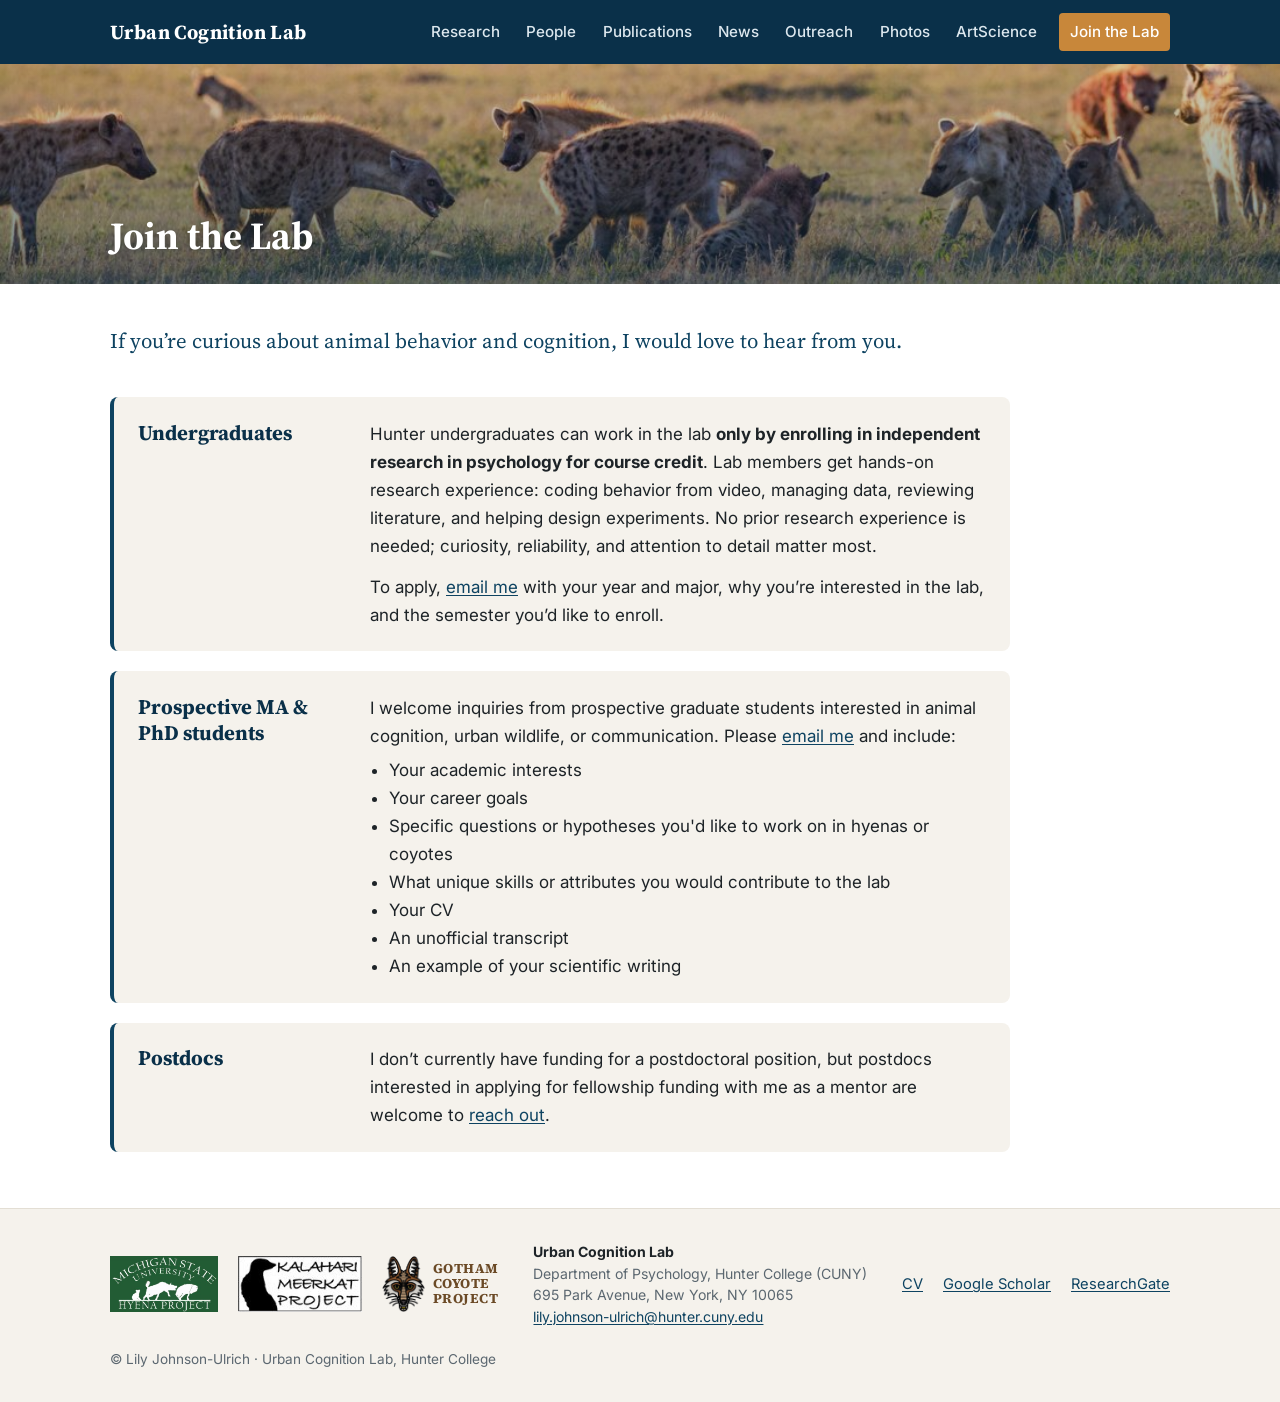
<file: join.html>
<!DOCTYPE html>
<html lang="en">
<head>
<meta charset="utf-8">
<meta name="viewport" content="width=device-width, initial-scale=1">
<title>Join the Lab | Urban Cognition Lab</title>
<meta name="description" content="Urban Cognition Lab - Dr. Lily Johnson-Ulrich, Hunter College. Research on cognitive ecology, urbanization, and animal cognition.">
<link rel="preconnect" href="https://fonts.googleapis.com">
<link rel="preconnect" href="https://fonts.gstatic.com" crossorigin>
<link href="https://fonts.googleapis.com/css2?family=Source+Serif+4:opsz,wght@8..60,500;8..60,700&family=Inter:wght@400;500;600&display=swap" rel="stylesheet">
<link rel="stylesheet" href="css/style.css">
</head>
<body>
<header class="site-header">
  <div class="wrap header-inner">
    <a class="site-title" href="index.html">Urban Cognition Lab</a>
    <button class="menu-toggle" aria-expanded="false" aria-controls="site-nav">Menu</button>
    <nav id="site-nav" class="site-nav" aria-label="Main">
      <ul>
<li><a href="research.html">Research</a></li>
<li><a href="people.html">People</a></li>
<li><a href="publications.html">Publications</a></li>
<li><a href="in-the-news.html">News</a></li>
<li><a href="dei.html">Outreach</a></li>
<li><a href="photos.html">Photos</a></li>
<li><a href="artscience.html">ArtScience</a></li>
<li><a href="join.html" aria-current="page" class="nav-cta">Join the Lab</a></li>
      </ul>
    </nav>
  </div>
</header>
<div class="banner" style="background-image:url('images/mara-hyenas.jpg')"><div class="banner-inner"><h1>Join the Lab</h1></div></div>
<main class="wrap content">
<section class="intro-left">
  <p class="lead">If you&rsquo;re curious about animal behavior and cognition, I would love to hear from you.</p>
</section>
<div class="join-grid">
  <article class="theme">
    <h3>Undergraduates</h3>
    <p>Hunter undergraduates can work in the lab <strong>only by enrolling in independent research in psychology for course credit</strong>. Lab members get hands-on research experience: coding behavior from video, managing data, reviewing literature, and helping design experiments. No prior research experience is needed; curiosity, reliability, and attention to detail matter most.</p>
    <p>To apply, <a href="mailto:lily.johnson-ulrich@hunter.cuny.edu?subject=Independent%20research%20in%20the%20Urban%20Cognition%20Lab">email me</a> with your year and major, why you&rsquo;re interested in the lab, and the semester you&rsquo;d like to enroll.</p>
  </article>
  <article class="theme">
    <h3>Prospective MA &amp; PhD students</h3>
    <p>I welcome inquiries from prospective graduate students interested in animal cognition, urban wildlife, or communication. Please <a href="mailto:lily.johnson-ulrich@hunter.cuny.edu?subject=Prospective%20graduate%20student">email me</a> and include:</p>
    <ul>
      <li>Your academic interests</li>
      <li>Your career goals</li>
      <li>Specific questions or hypotheses you'd like to work on in hyenas or coyotes</li>
      <li>What unique skills or attributes you would contribute to the lab</li>
      <li>Your CV</li>
      <li>An unofficial transcript</li>
      <li>An example of your scientific writing</li>
    </ul>
  </article>
  <article class="theme">
    <h3>Postdocs</h3>
    <p>I don&rsquo;t currently have funding for a postdoctoral position, but postdocs interested in applying for fellowship funding with me as a mentor are welcome to <a href="mailto:lily.johnson-ulrich@hunter.cuny.edu?subject=Postdoctoral%20fellowship%20inquiry">reach out</a>.</p>
  </article>
</div>
</main>
<footer class="site-footer">
  <div class="wrap footer-inner">
    <div class="footer-logos">
      <a href="http://www.holekamplab.org/"><img src="images/hyenaprojectlogo-4.jpg" alt="MSU Hyena Project" width="400" height="208" class="logo" loading="lazy"></a>
      <img src="images/652976401.jpg" alt="Kalahari Meerkat Project" width="149" height="67" class="logo" loading="lazy">
      <a class="logo-text" href="https://gothamcoyote.org"><img class="logo" src="images/gotham-coyote-logo.png" alt="" width="42" height="56"><span>Gotham<br>Coyote<br>Project</span></a>
    </div>
    <div class="footer-contact">
      <strong>Urban Cognition Lab</strong><br>
      Department of Psychology, Hunter College (CUNY)<br>
      695 Park Avenue, New York, NY 10065<br>
      <a href="mailto:lily.johnson-ulrich@hunter.cuny.edu">lily.johnson-ulrich@hunter.cuny.edu</a>
    </div>
    <div class="footer-links">
      <a href="files/Johnson-Ulrich_CV.pdf">CV</a>
      <a href="https://scholar.google.com/citations?user=RbqpDe0AAAAJ&amp;hl=en">Google Scholar</a>
      <a href="https://www.researchgate.net/profile/Lily-Johnson-Ulrich">ResearchGate</a>
    </div>
    <p class="copyright">&copy; Lily Johnson-Ulrich &middot; Urban Cognition Lab, Hunter College</p>
  </div>
</footer>
<script>
document.querySelector('.menu-toggle').addEventListener('click', function () {
  var open = document.body.classList.toggle('nav-open');
  this.setAttribute('aria-expanded', open);
});
</script>
</body>
</html>
</file>
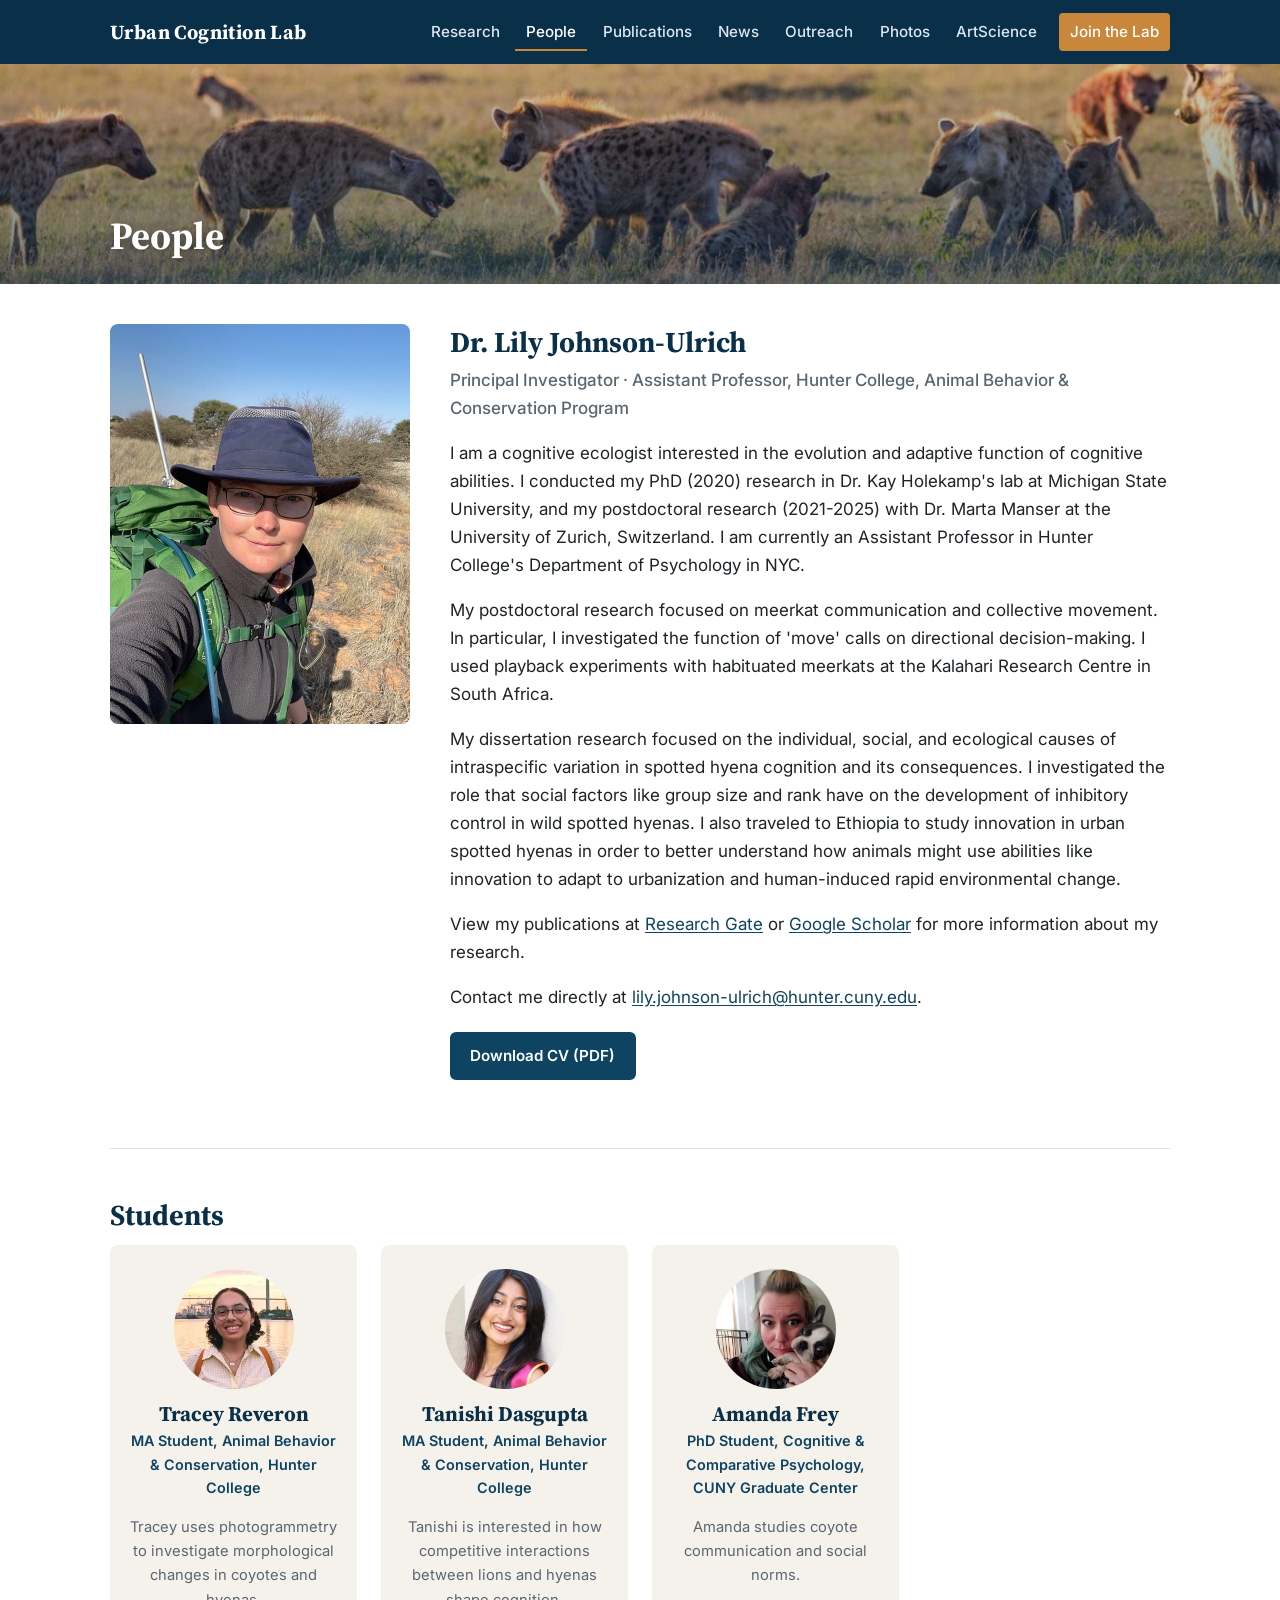
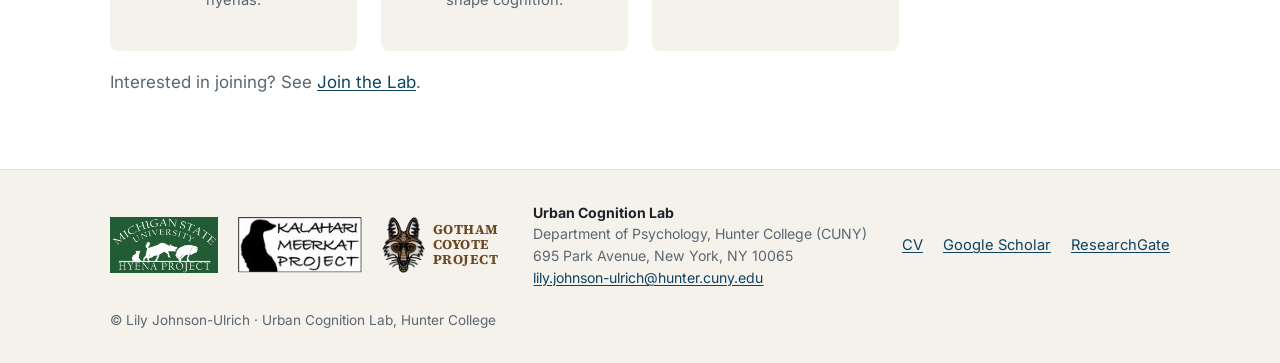
<file: people.html>
<!DOCTYPE html>
<html lang="en">
<head>
<meta charset="utf-8">
<meta name="viewport" content="width=device-width, initial-scale=1">
<title>People | Urban Cognition Lab</title>
<meta name="description" content="Urban Cognition Lab - Dr. Lily Johnson-Ulrich, Hunter College. Research on cognitive ecology, urbanization, and animal cognition.">
<link rel="preconnect" href="https://fonts.googleapis.com">
<link rel="preconnect" href="https://fonts.gstatic.com" crossorigin>
<link href="https://fonts.googleapis.com/css2?family=Source+Serif+4:opsz,wght@8..60,500;8..60,700&family=Inter:wght@400;500;600&display=swap" rel="stylesheet">
<link rel="stylesheet" href="css/style.css">
</head>
<body>
<header class="site-header">
  <div class="wrap header-inner">
    <a class="site-title" href="index.html">Urban Cognition Lab</a>
    <button class="menu-toggle" aria-expanded="false" aria-controls="site-nav">Menu</button>
    <nav id="site-nav" class="site-nav" aria-label="Main">
      <ul>
<li><a href="research.html">Research</a></li>
<li><a href="people.html" aria-current="page">People</a></li>
<li><a href="publications.html">Publications</a></li>
<li><a href="in-the-news.html">News</a></li>
<li><a href="dei.html">Outreach</a></li>
<li><a href="photos.html">Photos</a></li>
<li><a href="artscience.html">ArtScience</a></li>
<li><a href="join.html" class="nav-cta">Join the Lab</a></li>
      </ul>
    </nav>
  </div>
</header>
<div class="banner" style="background-image:url('images/mara-hyenas.jpg')"><div class="banner-inner"><h1>People</h1></div></div>
<main class="wrap content">
<article class="profile">
  <div class="profile-photo"><img src="images/img-1234.jpg" alt="Dr. Lily Johnson-Ulrich in the field" width="600" height="800"></div>
  <div class="profile-text">
    <h2>Dr. Lily Johnson-Ulrich</h2>
    <p class="subtitle">Principal Investigator &middot; Assistant Professor, Hunter College, Animal Behavior &amp; Conservation Program</p>
    <p>I am a cognitive ecologist interested in the evolution and adaptive function of cognitive abilities. I conducted my PhD (2020) research in Dr. Kay Holekamp's lab at Michigan State University, and my postdoctoral research (2021-2025) with Dr. Marta Manser at the University of Zurich, Switzerland. I am currently an Assistant Professor in Hunter College's Department of Psychology in NYC.</p>
<p>My postdoctoral research focused on meerkat communication and collective movement. In particular, I investigated the function of 'move' calls on directional decision-making. I used playback experiments with habituated meerkats at the Kalahari Research Centre in South Africa.</p>
<p>My dissertation research focused on the individual, social, and ecological causes of intraspecific variation in spotted hyena cognition and its consequences. I investigated the role that social factors like group size and rank have on the development of inhibitory control in wild spotted hyenas. I also traveled to Ethiopia to study innovation in urban spotted hyenas in order to better understand how animals might use abilities like innovation to adapt to urbanization and human-induced rapid environmental change.</p>
<p>View my publications at <a href="https://www.researchgate.net/profile/Lily-Johnson-Ulrich">Research Gate</a> or <a href="https://scholar.google.com/citations?user=RbqpDe0AAAAJ&amp;hl=en&amp;oi=ao">Google Scholar</a> for more information about my research.</p>
<p>Contact me directly at <a href="mailto:lily.johnson-ulrich@hunter.cuny.edu">lily.johnson-ulrich@hunter.cuny.edu</a>.</p>
    <p><a class="btn" href="files/Johnson-Ulrich_CV.pdf">Download CV (PDF)</a></p>
  </div>
</article>
<hr>
<section>
  <h2>Students</h2>
  <div class="members">
  <article class="member">
    <img class="avatar" src="images/tracey-reveron.jpg" alt="Tracey Reveron" width="120" height="120">
    <h3>Tracey Reveron</h3>
    <p class="role">MA Student, Animal Behavior &amp; Conservation, Hunter College</p>
    <p class="member-bio">Tracey uses photogrammetry to investigate morphological changes in coyotes and hyenas.</p>
  </article>
  <article class="member">
    <img class="avatar" src="images/tanishi-dasgupta.jpg" alt="Tanishi Dasgupta" width="120" height="120">
    <h3>Tanishi Dasgupta</h3>
    <p class="role">MA Student, Animal Behavior &amp; Conservation, Hunter College</p>
    <p class="member-bio">Tanishi is interested in how competitive interactions between lions and hyenas shape cognition.</p>
  </article>
  <article class="member">
    <img class="avatar" src="images/amanda-frey.jpg" alt="Amanda Frey" width="120" height="120">
    <h3>Amanda Frey</h3>
    <p class="role">PhD Student, Cognitive &amp; Comparative Psychology, CUNY Graduate Center</p>
    <p class="member-bio">Amanda studies coyote communication and social norms.</p>
  </article>
  </div>
  <p class="more">Interested in joining? See <a href="join.html">Join the Lab</a>.</p>
</section>
</main>
<footer class="site-footer">
  <div class="wrap footer-inner">
    <div class="footer-logos">
      <a href="http://www.holekamplab.org/"><img src="images/hyenaprojectlogo-4.jpg" alt="MSU Hyena Project" width="400" height="208" class="logo" loading="lazy"></a>
      <img src="images/652976401.jpg" alt="Kalahari Meerkat Project" width="149" height="67" class="logo" loading="lazy">
      <a class="logo-text" href="https://gothamcoyote.org"><img class="logo" src="images/gotham-coyote-logo.png" alt="" width="42" height="56"><span>Gotham<br>Coyote<br>Project</span></a>
    </div>
    <div class="footer-contact">
      <strong>Urban Cognition Lab</strong><br>
      Department of Psychology, Hunter College (CUNY)<br>
      695 Park Avenue, New York, NY 10065<br>
      <a href="mailto:lily.johnson-ulrich@hunter.cuny.edu">lily.johnson-ulrich@hunter.cuny.edu</a>
    </div>
    <div class="footer-links">
      <a href="files/Johnson-Ulrich_CV.pdf">CV</a>
      <a href="https://scholar.google.com/citations?user=RbqpDe0AAAAJ&amp;hl=en">Google Scholar</a>
      <a href="https://www.researchgate.net/profile/Lily-Johnson-Ulrich">ResearchGate</a>
    </div>
    <p class="copyright">&copy; Lily Johnson-Ulrich &middot; Urban Cognition Lab, Hunter College</p>
  </div>
</footer>
<script>
document.querySelector('.menu-toggle').addEventListener('click', function () {
  var open = document.body.classList.toggle('nav-open');
  this.setAttribute('aria-expanded', open);
});
</script>
</body>
</html>
</file>
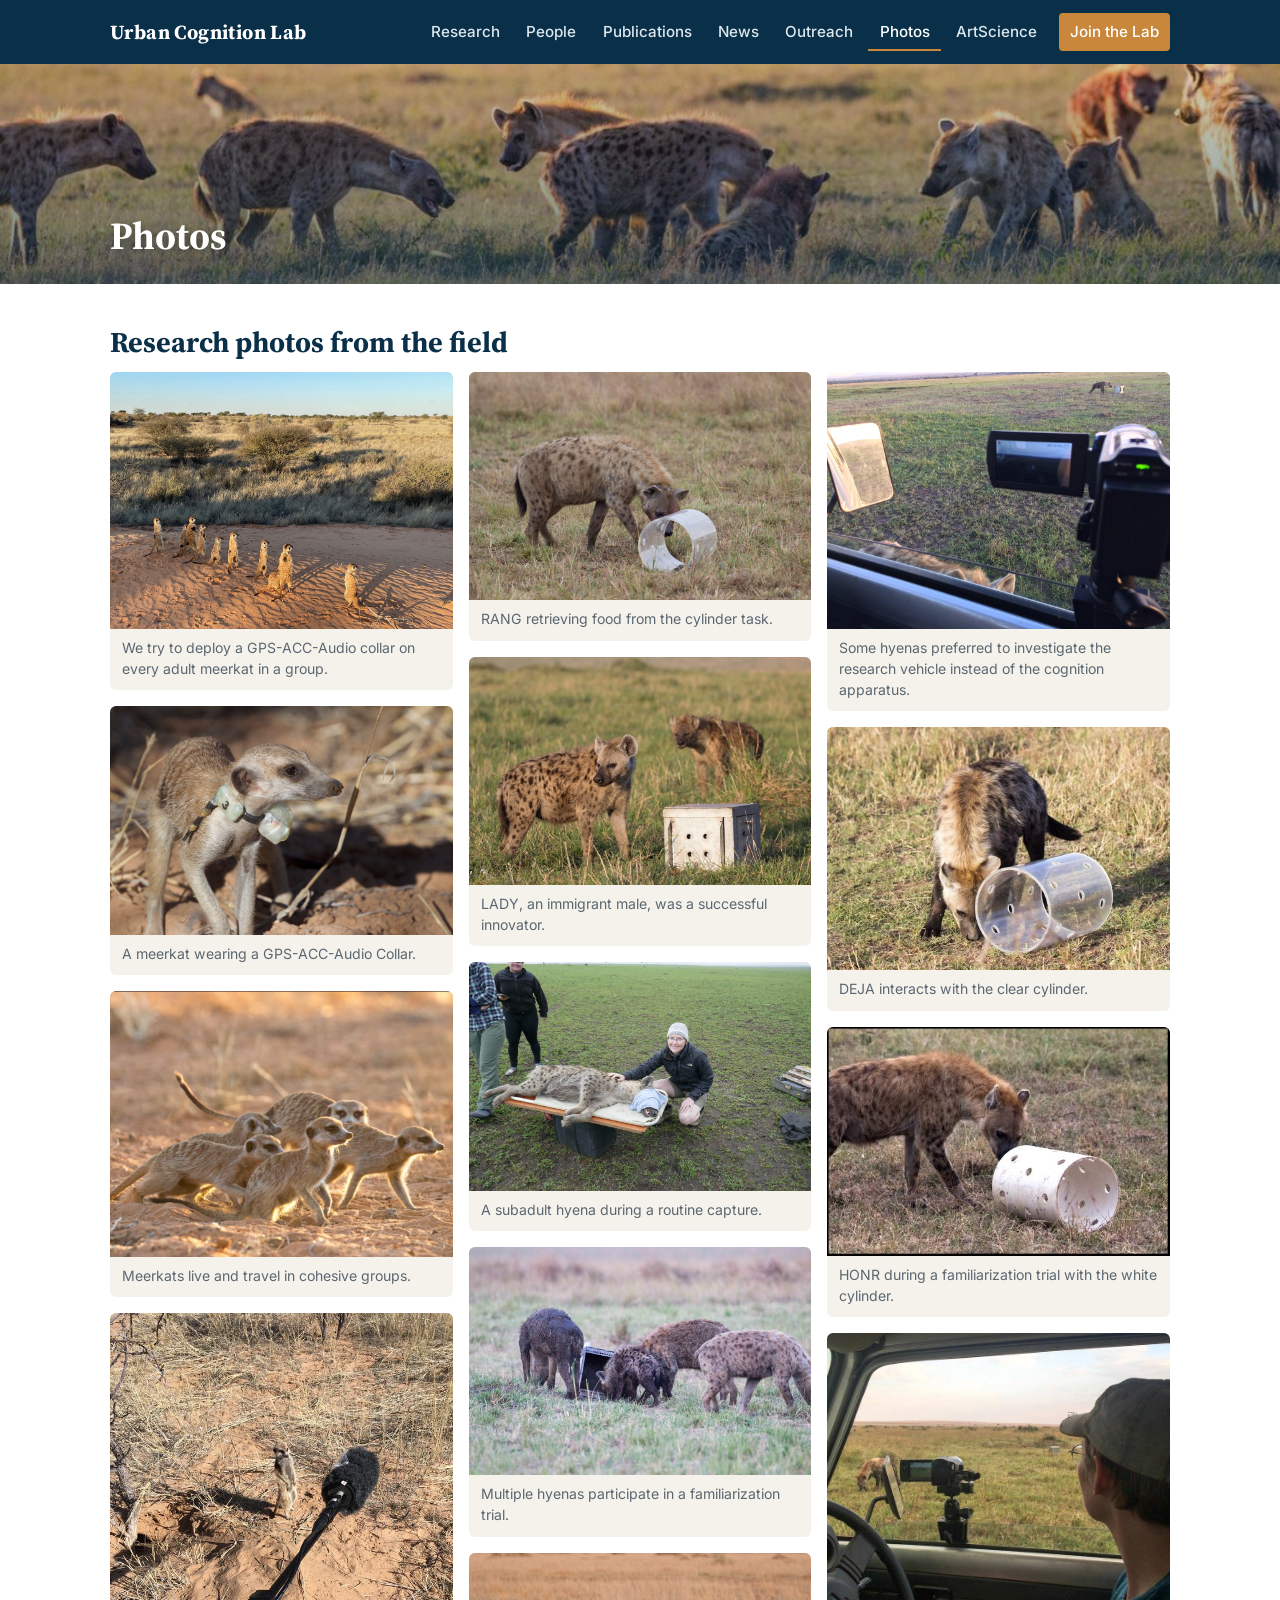
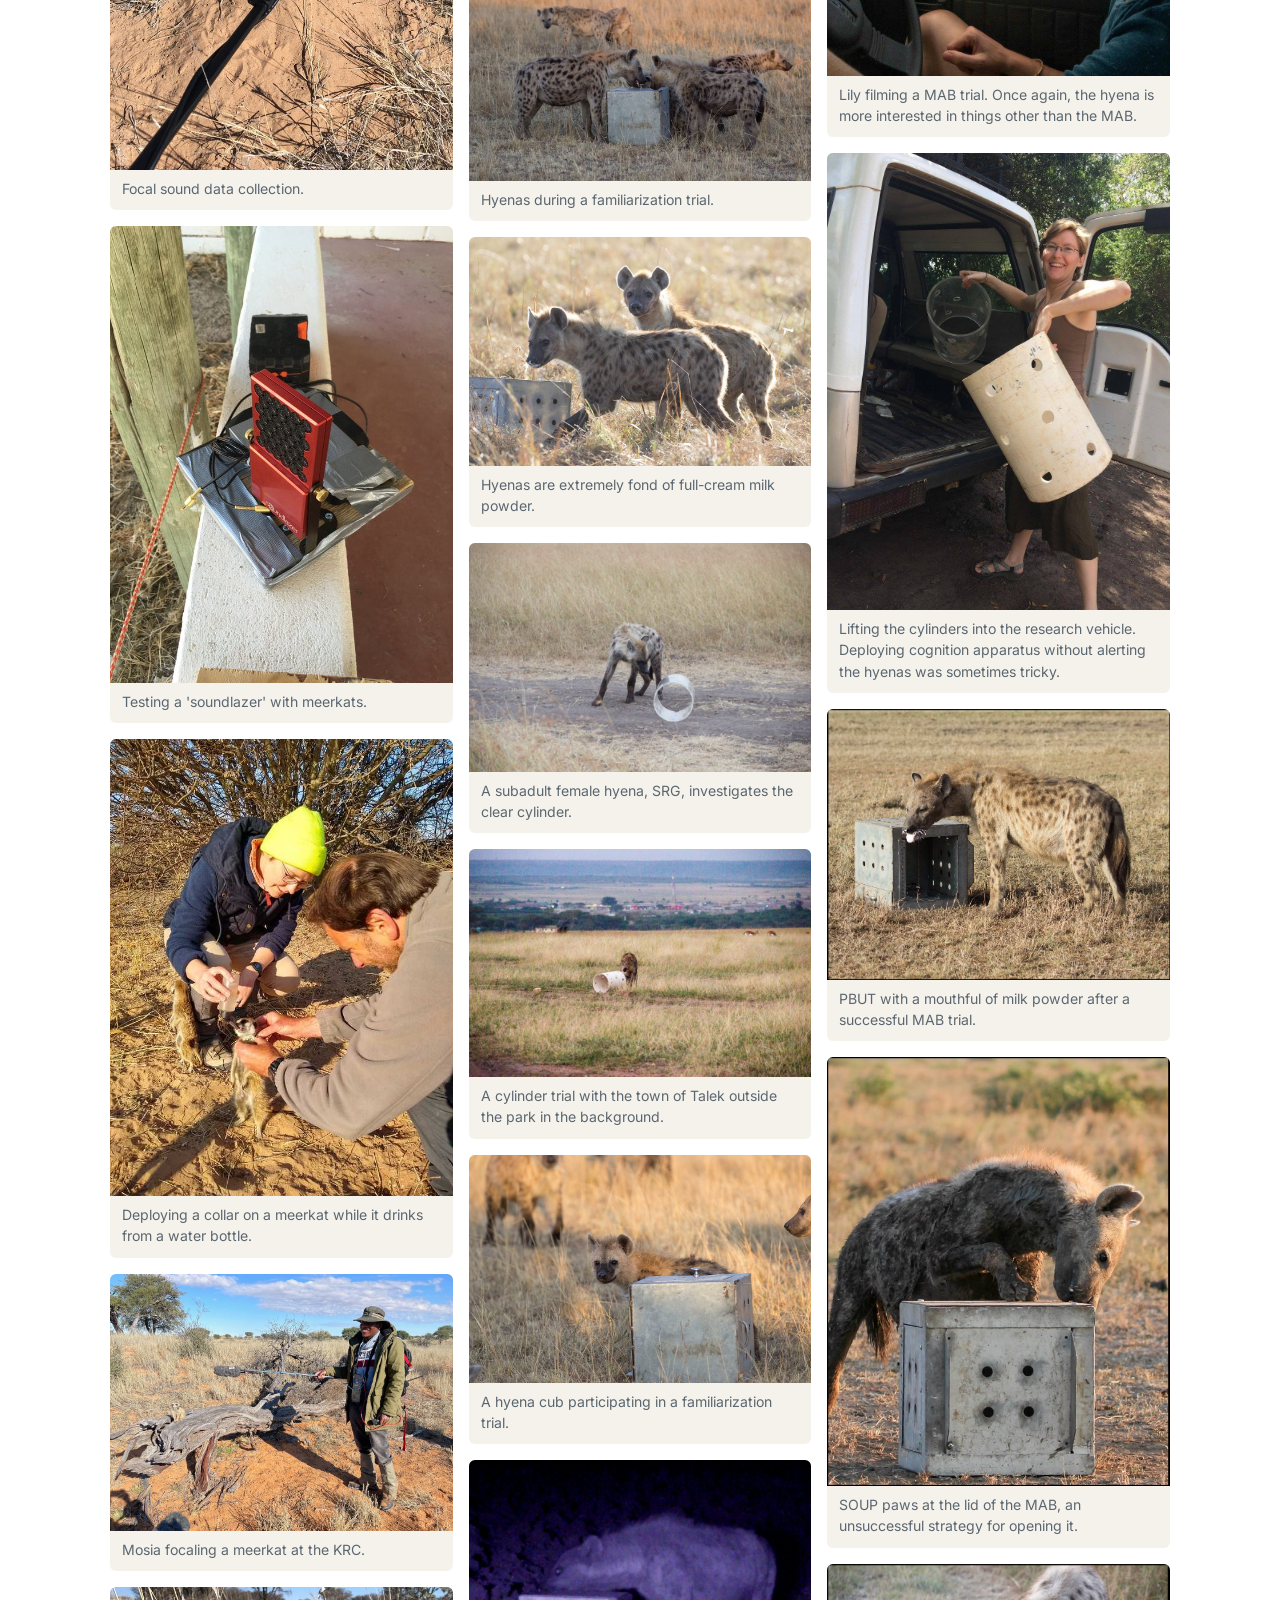
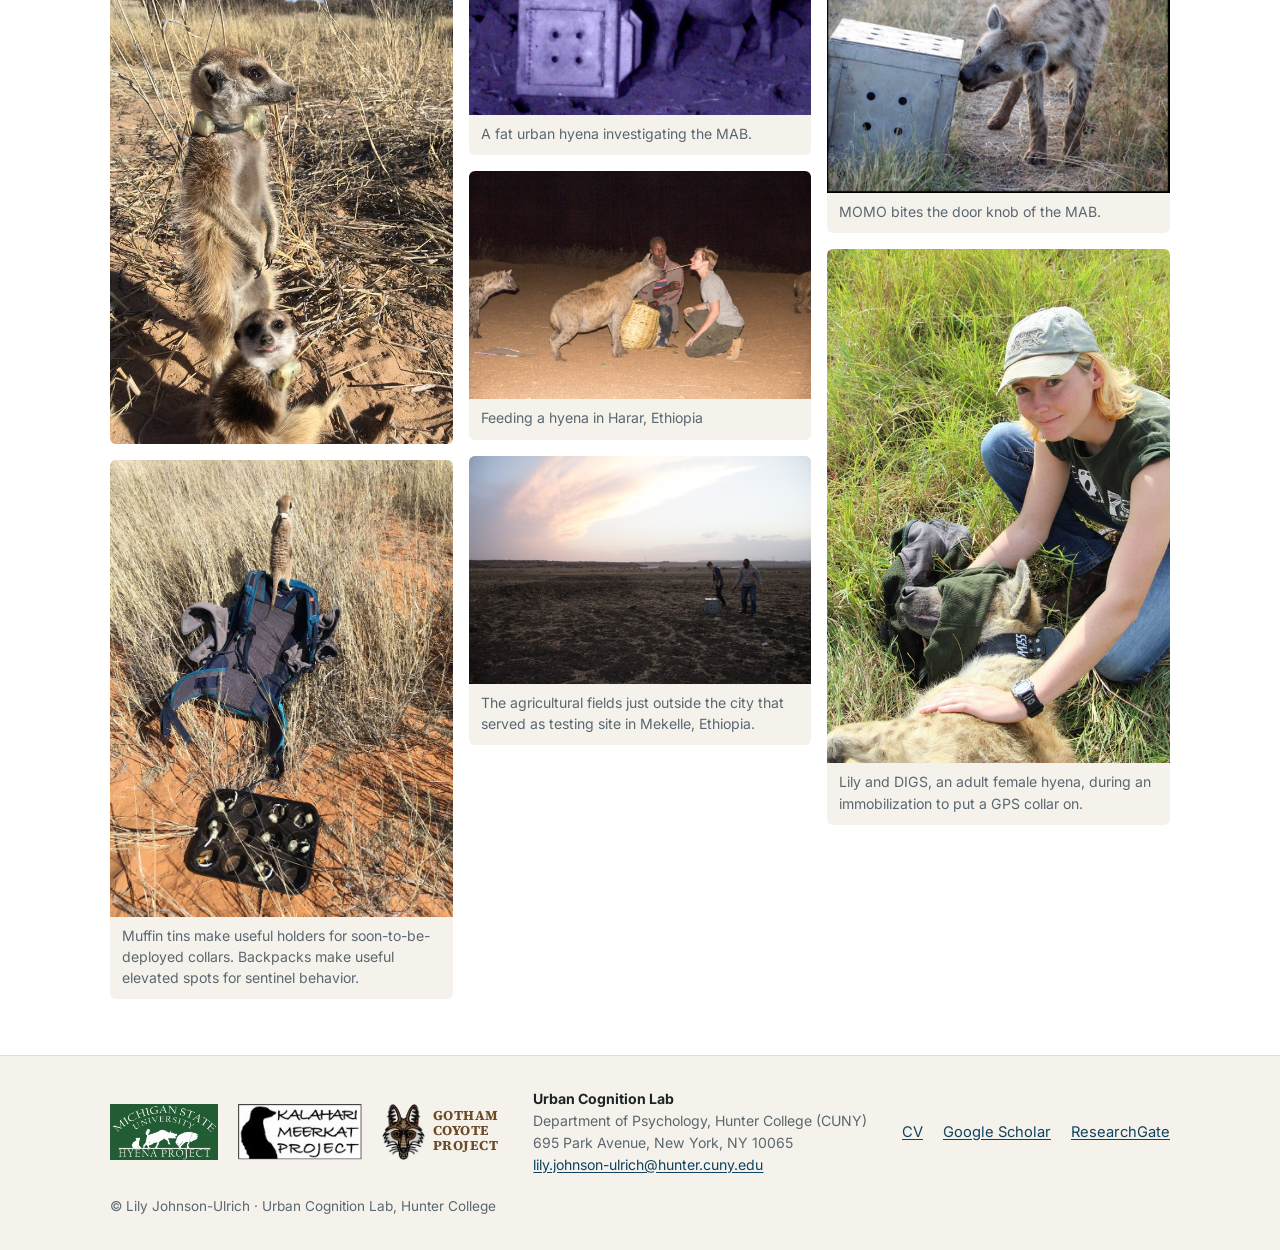
<file: photos.html>
<!DOCTYPE html>
<html lang="en">
<head>
<meta charset="utf-8">
<meta name="viewport" content="width=device-width, initial-scale=1">
<title>Photos | Urban Cognition Lab</title>
<meta name="description" content="Urban Cognition Lab - Dr. Lily Johnson-Ulrich, Hunter College. Research on cognitive ecology, urbanization, and animal cognition.">
<link rel="preconnect" href="https://fonts.googleapis.com">
<link rel="preconnect" href="https://fonts.gstatic.com" crossorigin>
<link href="https://fonts.googleapis.com/css2?family=Source+Serif+4:opsz,wght@8..60,500;8..60,700&family=Inter:wght@400;500;600&display=swap" rel="stylesheet">
<link rel="stylesheet" href="css/style.css">
</head>
<body>
<header class="site-header">
  <div class="wrap header-inner">
    <a class="site-title" href="index.html">Urban Cognition Lab</a>
    <button class="menu-toggle" aria-expanded="false" aria-controls="site-nav">Menu</button>
    <nav id="site-nav" class="site-nav" aria-label="Main">
      <ul>
<li><a href="research.html">Research</a></li>
<li><a href="people.html">People</a></li>
<li><a href="publications.html">Publications</a></li>
<li><a href="in-the-news.html">News</a></li>
<li><a href="dei.html">Outreach</a></li>
<li><a href="photos.html" aria-current="page">Photos</a></li>
<li><a href="artscience.html">ArtScience</a></li>
<li><a href="join.html" class="nav-cta">Join the Lab</a></li>
      </ul>
    </nav>
  </div>
</header>
<div class="banner" style="background-image:url('images/mara-hyenas.jpg')"><div class="banner-inner"><h1>Photos</h1></div></div>
<main class="wrap content">
<h2>Research photos from the field</h2>
<div class="gallery">
<figure><a href="images/sicollars2.jpg" class="lb"><img src="images/sicollars2.jpg" alt="We try to deploy a GPS-ACC-Audio collar on every adult meerkat in a group." width="1067" height="800" loading="lazy"></a><figcaption>We try to deploy a GPS-ACC-Audio collar on every adult meerkat in a group.</figcaption></figure>
<figure><a href="images/img-9985.jpg" class="lb"><img src="images/img-9985.jpg" alt="A meerkat wearing a GPS-ACC-Audio Collar." width="1100" height="733" loading="lazy"></a><figcaption>A meerkat wearing a GPS-ACC-Audio Collar.</figcaption></figure>
<figure><a href="images/movementlju.jpg" class="lb"><img src="images/movementlju.jpg" alt="Meerkats live and travel in cohesive groups." width="936" height="726" loading="lazy"></a><figcaption>Meerkats live and travel in cohesive groups.</figcaption></figure>
<figure><a href="images/img-5966.jpg" class="lb"><img src="images/img-5966.jpg" alt="Focal sound data collection." width="600" height="800" loading="lazy"></a><figcaption>Focal sound data collection.</figcaption></figure>
<figure><a href="images/img-5867.jpg" class="lb"><img src="images/img-5867.jpg" alt="Testing a &#x27;soundlazer&#x27; with meerkats." width="600" height="800" loading="lazy"></a><figcaption>Testing a &#x27;soundlazer&#x27; with meerkats.</figcaption></figure>
<figure><a href="images/collaring.jpg" class="lb"><img src="images/collaring.jpg" alt="Deploying a collar on a meerkat while it drinks from a water bottle." width="600" height="800" loading="lazy"></a><figcaption>Deploying a collar on a meerkat while it drinks from a water bottle.</figcaption></figure>
<figure><a href="images/mosiafocaling.jpg" class="lb"><img src="images/mosiafocaling.jpg" alt="Mosia focaling a meerkat at the KRC." width="1067" height="800" loading="lazy"></a><figcaption>Mosia focaling a meerkat at the KRC.</figcaption></figure>
<figure><a href="images/img-5930.jpg" class="lb"><img src="images/img-5930.jpg" alt="Field research photo" width="600" height="800" loading="lazy"></a></figure>
<figure><a href="images/collars01.jpg" class="lb"><img src="images/collars01.jpg" alt="Muffin tins make useful holders for soon-to-be-deployed collars. Backpacks make useful elevated spots for sentinel behavior." width="800" height="1067" loading="lazy"></a><figcaption>Muffin tins make useful holders for soon-to-be-deployed collars. Backpacks make useful elevated spots for sentinel behavior.</figcaption></figure>
<figure><a href="images/img-2819.jpg" class="lb"><img src="images/img-2819.jpg" alt="RANG retrieving food from the cylinder task." width="1100" height="733" loading="lazy"></a><figcaption>RANG retrieving food from the cylinder task.</figcaption></figure>
<figure><a href="images/img-6348-1.jpg" class="lb"><img src="images/img-6348-1.jpg" alt="LADY, an immigrant male, was a successful innovator." width="1100" height="733" loading="lazy"></a><figcaption>LADY, an immigrant male, was a successful innovator.</figcaption></figure>
<figure><a href="images/lilysylvia-1.jpg" class="lb"><img src="images/lilysylvia-1.jpg" alt="A subadult hyena during a routine capture." width="1100" height="733" loading="lazy"></a><figcaption>A subadult hyena during a routine capture.</figcaption></figure>
<figure><a href="images/img-1188.jpg" class="lb"><img src="images/img-1188.jpg" alt="Multiple hyenas participate in a familiarization trial." width="1100" height="733" loading="lazy"></a><figcaption>Multiple hyenas participate in a familiarization trial.</figcaption></figure>
<figure><a href="images/img-4242.jpg" class="lb"><img src="images/img-4242.jpg" alt="Hyenas during a familiarization trial." width="1100" height="733" loading="lazy"></a><figcaption>Hyenas during a familiarization trial.</figcaption></figure>
<figure><a href="images/img-4561.jpg" class="lb"><img src="images/img-4561.jpg" alt="Hyenas are extremely fond of full-cream milk powder." width="1100" height="733" loading="lazy"></a><figcaption>Hyenas are extremely fond of full-cream milk powder.</figcaption></figure>
<figure><a href="images/img-0215.jpg" class="lb"><img src="images/img-0215.jpg" alt="A subadult female hyena, SRG, investigates the clear cylinder." width="900" height="600" loading="lazy"></a><figcaption>A subadult female hyena, SRG, investigates the clear cylinder.</figcaption></figure>
<figure><a href="images/img-9183.jpg" class="lb"><img src="images/img-9183.jpg" alt="A cylinder trial with the town of Talek outside the park in the background." width="900" height="600" loading="lazy"></a><figcaption>A cylinder trial with the town of Talek outside the park in the background.</figcaption></figure>
<figure><a href="images/img-4268-1.jpg" class="lb"><img src="images/img-4268-1.jpg" alt="A hyena cub participating in a familiarization trial." width="1100" height="733" loading="lazy"></a><figcaption>A hyena cub participating in a familiarization trial.</figcaption></figure>
<figure><a href="images/babayagashort.jpg" class="lb"><img src="images/babayagashort.jpg" alt="A fat urban hyena investigating the MAB." width="1078" height="800" loading="lazy"></a><figcaption>A fat urban hyena investigating the MAB.</figcaption></figure>
<figure><a href="images/img-5897.jpg" class="lb"><img src="images/img-5897.jpg" alt="Feeding a hyena in Harar, Ethiopia" width="1100" height="733" loading="lazy"></a><figcaption>Feeding a hyena in Harar, Ethiopia</figcaption></figure>
<figure><a href="images/img-5723.jpg" class="lb"><img src="images/img-5723.jpg" alt="The agricultural fields just outside the city that served as testing site in Mekelle, Ethiopia." width="1100" height="733" loading="lazy"></a><figcaption>The agricultural fields just outside the city that served as testing site in Mekelle, Ethiopia.</figcaption></figure>
<figure><a href="images/img-7011.jpg" class="lb"><img src="images/img-7011.jpg" alt="Some hyenas preferred to investigate the research vehicle instead of the cognition apparatus." width="1067" height="800" loading="lazy"></a><figcaption>Some hyenas preferred to investigate the research vehicle instead of the cognition apparatus.</figcaption></figure>
<figure><a href="images/dejaclear.jpg" class="lb"><img src="images/dejaclear.jpg" alt="DEJA interacts with the clear cylinder." width="533" height="381" loading="lazy"></a><figcaption>DEJA interacts with the clear cylinder.</figcaption></figure>
<figure><a href="images/honrwhite.jpg" class="lb"><img src="images/honrwhite.jpg" alt="HONR during a familiarization trial with the white cylinder." width="466" height="312" loading="lazy"></a><figcaption>HONR during a familiarization trial with the white cylinder.</figcaption></figure>
<figure><a href="images/lilymab.jpg" class="lb"><img src="images/lilymab.jpg" alt="Lily filming a MAB trial. Once again, the hyena is more interested in things other than the MAB." width="800" height="800" loading="lazy"></a><figcaption>Lily filming a MAB trial. Once again, the hyena is more interested in things other than the MAB.</figcaption></figure>
<figure><a href="images/lilytubes.jpg" class="lb"><img src="images/lilytubes.jpg" alt="Lifting the cylinders into the research vehicle. Deploying cognition apparatus without alerting the hyenas was sometimes tricky." width="918" height="1224" loading="lazy"></a><figcaption>Lifting the cylinders into the research vehicle. Deploying cognition apparatus without alerting the hyenas was sometimes tricky.</figcaption></figure>
<figure><a href="images/pbut-milkpowder.jpg" class="lb"><img src="images/pbut-milkpowder.jpg" alt="PBUT with a mouthful of milk powder after a successful MAB trial." width="943" height="745" loading="lazy"></a><figcaption>PBUT with a mouthful of milk powder after a successful MAB trial.</figcaption></figure>
<figure><a href="images/soup.jpg" class="lb"><img src="images/soup.jpg" alt="SOUP paws at the lid of the MAB, an unsuccessful strategy for opening it." width="602" height="754" loading="lazy"></a><figcaption>SOUP paws at the lid of the MAB, an unsuccessful strategy for opening it.</figcaption></figure>
<figure><a href="images/momo.jpg" class="lb"><img src="images/momo.jpg" alt="MOMO bites the door knob of the MAB." width="889" height="595" loading="lazy"></a><figcaption>MOMO bites the door knob of the MAB.</figcaption></figure>
<figure><a href="images/img-4297.jpg" class="lb"><img src="images/img-4297.jpg" alt="Lily and DIGS, an adult female hyena, during an immobilization to put a GPS collar on." width="533" height="800" loading="lazy"></a><figcaption>Lily and DIGS, an adult female hyena, during an immobilization to put a GPS collar on.</figcaption></figure>
</div>
<dialog id="lightbox" aria-label="Photo viewer">
  <button class="lb-close" aria-label="Close">&times;</button>
  <button class="lb-prev" aria-label="Previous">&#8249;</button>
  <img alt="">
  <button class="lb-next" aria-label="Next">&#8250;</button>
  <p class="lb-cap"></p>
</dialog>
<script>
(function () {
  var links = Array.prototype.slice.call(document.querySelectorAll('a.lb'));
  var dlg = document.getElementById('lightbox');
  if (!dlg.showModal) return;
  var im = dlg.querySelector('img'), cap = dlg.querySelector('.lb-cap'), i = 0;
  function show(n) {
    i = (n + links.length) % links.length;
    im.src = links[i].href;
    var fc = links[i].parentNode.querySelector('figcaption');
    cap.textContent = fc ? fc.textContent : '';
  }
  links.forEach(function (a, n) {
    a.addEventListener('click', function (e) { e.preventDefault(); show(n); dlg.showModal(); });
  });
  dlg.querySelector('.lb-close').onclick = function () { dlg.close(); };
  dlg.querySelector('.lb-prev').onclick = function () { show(i - 1); };
  dlg.querySelector('.lb-next').onclick = function () { show(i + 1); };
  dlg.addEventListener('click', function (e) { if (e.target === dlg) dlg.close(); });
  document.addEventListener('keydown', function (e) {
    if (!dlg.open) return;
    if (e.key === 'ArrowLeft') show(i - 1);
    if (e.key === 'ArrowRight') show(i + 1);
  });
})();
</script>
</main>
<footer class="site-footer">
  <div class="wrap footer-inner">
    <div class="footer-logos">
      <a href="http://www.holekamplab.org/"><img src="images/hyenaprojectlogo-4.jpg" alt="MSU Hyena Project" width="400" height="208" class="logo" loading="lazy"></a>
      <img src="images/652976401.jpg" alt="Kalahari Meerkat Project" width="149" height="67" class="logo" loading="lazy">
      <a class="logo-text" href="https://gothamcoyote.org"><img class="logo" src="images/gotham-coyote-logo.png" alt="" width="42" height="56"><span>Gotham<br>Coyote<br>Project</span></a>
    </div>
    <div class="footer-contact">
      <strong>Urban Cognition Lab</strong><br>
      Department of Psychology, Hunter College (CUNY)<br>
      695 Park Avenue, New York, NY 10065<br>
      <a href="mailto:lily.johnson-ulrich@hunter.cuny.edu">lily.johnson-ulrich@hunter.cuny.edu</a>
    </div>
    <div class="footer-links">
      <a href="files/Johnson-Ulrich_CV.pdf">CV</a>
      <a href="https://scholar.google.com/citations?user=RbqpDe0AAAAJ&amp;hl=en">Google Scholar</a>
      <a href="https://www.researchgate.net/profile/Lily-Johnson-Ulrich">ResearchGate</a>
    </div>
    <p class="copyright">&copy; Lily Johnson-Ulrich &middot; Urban Cognition Lab, Hunter College</p>
  </div>
</footer>
<script>
document.querySelector('.menu-toggle').addEventListener('click', function () {
  var open = document.body.classList.toggle('nav-open');
  this.setAttribute('aria-expanded', open);
});
</script>
</body>
</html>
</file>
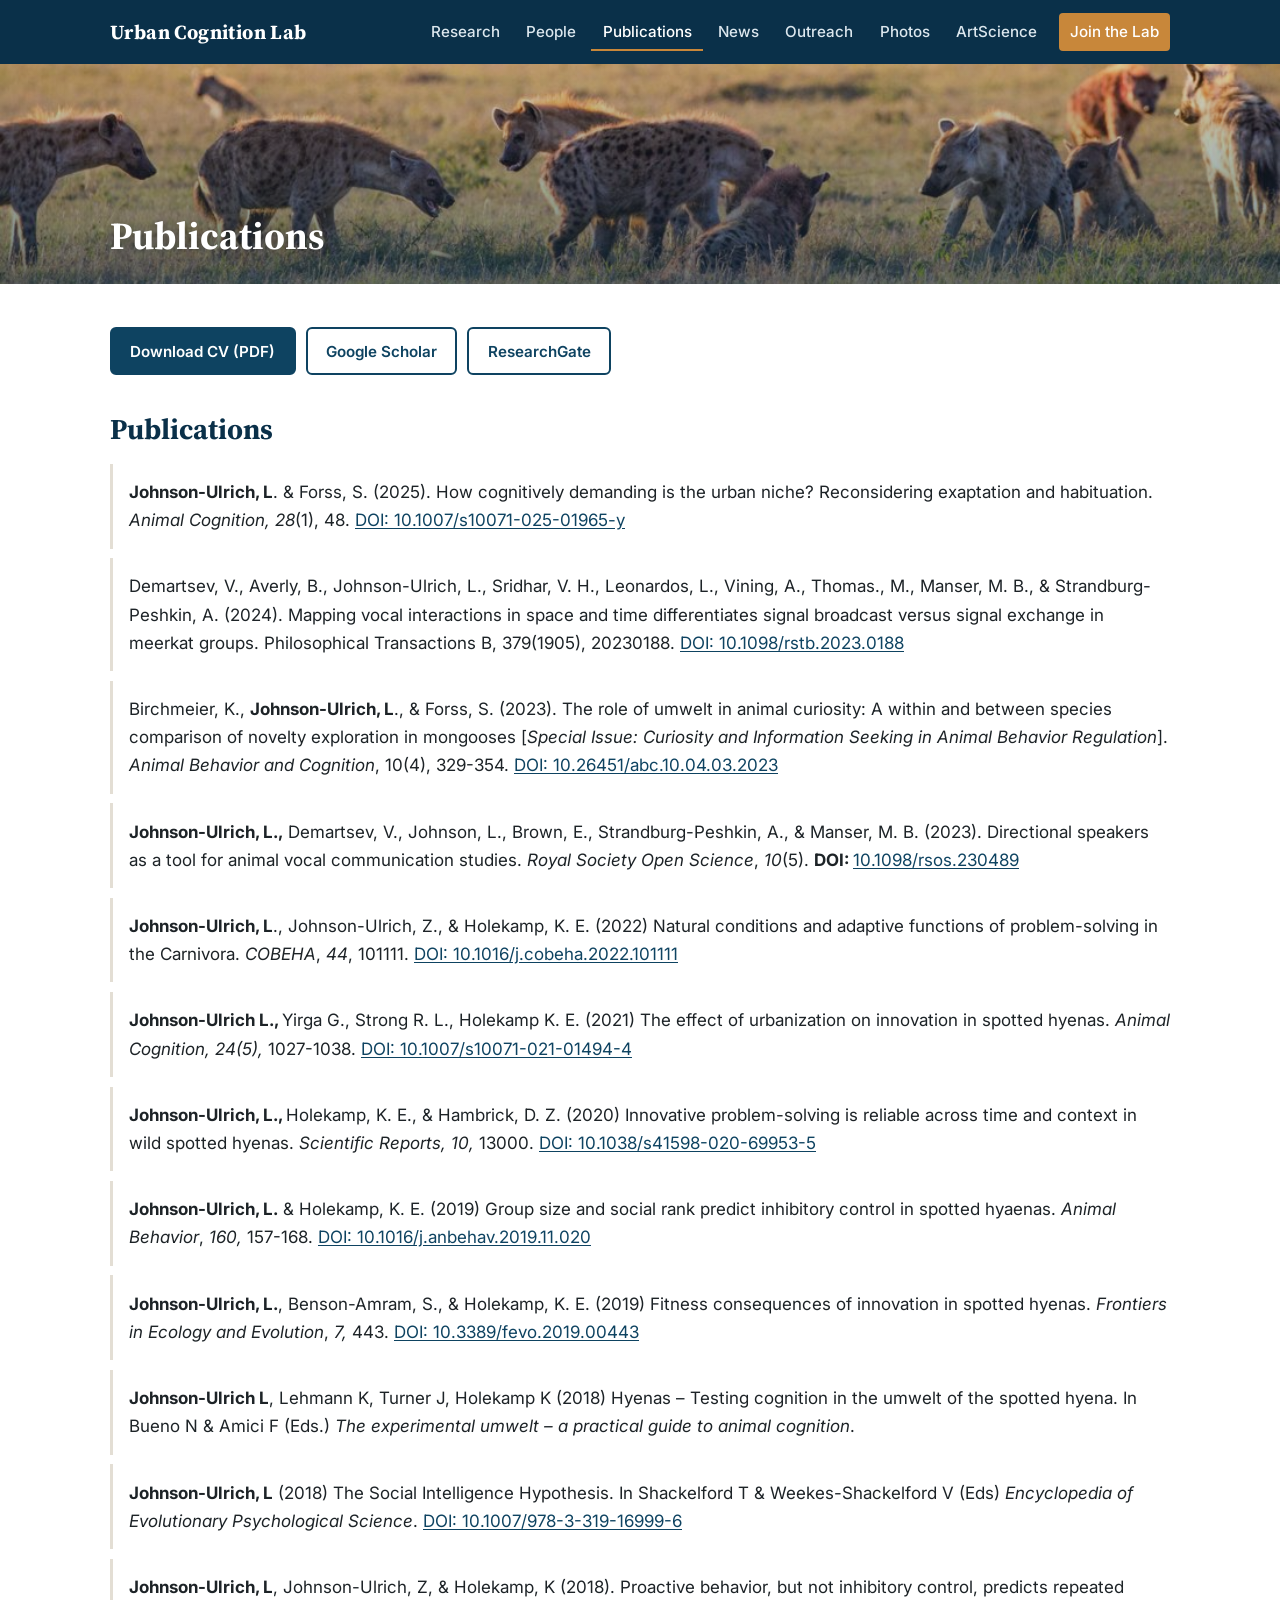
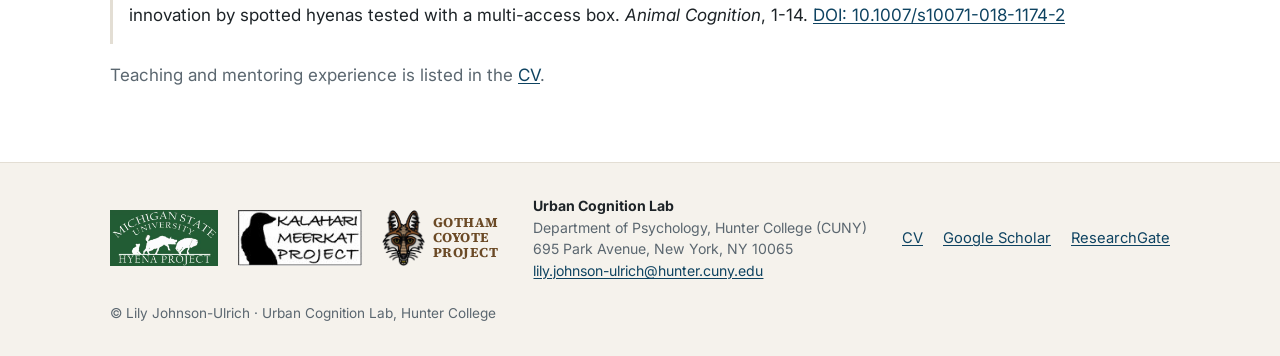
<file: publications.html>
<!DOCTYPE html>
<html lang="en">
<head>
<meta charset="utf-8">
<meta name="viewport" content="width=device-width, initial-scale=1">
<title>Publications | Urban Cognition Lab</title>
<meta name="description" content="Urban Cognition Lab - Dr. Lily Johnson-Ulrich, Hunter College. Research on cognitive ecology, urbanization, and animal cognition.">
<link rel="preconnect" href="https://fonts.googleapis.com">
<link rel="preconnect" href="https://fonts.gstatic.com" crossorigin>
<link href="https://fonts.googleapis.com/css2?family=Source+Serif+4:opsz,wght@8..60,500;8..60,700&family=Inter:wght@400;500;600&display=swap" rel="stylesheet">
<link rel="stylesheet" href="css/style.css">
</head>
<body>
<header class="site-header">
  <div class="wrap header-inner">
    <a class="site-title" href="index.html">Urban Cognition Lab</a>
    <button class="menu-toggle" aria-expanded="false" aria-controls="site-nav">Menu</button>
    <nav id="site-nav" class="site-nav" aria-label="Main">
      <ul>
<li><a href="research.html">Research</a></li>
<li><a href="people.html">People</a></li>
<li><a href="publications.html" aria-current="page">Publications</a></li>
<li><a href="in-the-news.html">News</a></li>
<li><a href="dei.html">Outreach</a></li>
<li><a href="photos.html">Photos</a></li>
<li><a href="artscience.html">ArtScience</a></li>
<li><a href="join.html" class="nav-cta">Join the Lab</a></li>
      </ul>
    </nav>
  </div>
</header>
<div class="banner" style="background-image:url('images/mara-hyenas.jpg')"><div class="banner-inner"><h1>Publications</h1></div></div>
<main class="wrap content">
<div class="pub-actions">
  <a class="btn" href="files/Johnson-Ulrich_CV.pdf">Download CV (PDF)</a>
  <a class="btn btn-outline" href="https://scholar.google.com/citations?user=RbqpDe0AAAAJ&amp;hl=en">Google Scholar</a>
  <a class="btn btn-outline" href="https://www.researchgate.net/profile/Lily-Johnson-Ulrich">ResearchGate</a>
</div>
<section>
<h2>Publications</h2>
<ol class="pubs" reversed>
<li><strong>Johnson-Ulrich, L</strong>. &amp; Forss, S. (2025). How cognitively demanding is the urban niche? Reconsidering exaptation and habituation. <em>Animal Cognition, 28</em>(1), 48. <a href="http://doi.org/10.1007/s10071-025-01965-y">DOI: 10.1007/s10071-025-01965-y</a></li>
<li>Demartsev, V., Averly, B., Johnson-Ulrich, L., Sridhar, V. H., Leonardos, L., Vining, A., Thomas., M., Manser, M. B., &amp; Strandburg-Peshkin, A. (2024). Mapping vocal interactions in space and time differentiates signal broadcast versus signal exchange in meerkat groups. Philosophical Transactions B, 379(1905), 20230188. <a href="https://doi.org/10.1098/rstb.2023.0188">DOI: 10.1098/rstb.2023.0188</a></li>
<li>Birchmeier, K., <strong>Johnson-Ulrich, L</strong>., &amp; Forss, S. (2023). The role of umwelt in animal curiosity: A within and between species comparison of novelty exploration in mongooses [<em>Special Issue: Curiosity and Information Seeking in Animal Behavior Regulation</em>]. <em>Animal Behavior and Cognition</em>, 10(4), 329-354. <a href="https://doi.org/10.26451/abc.10.04.03.2023">DOI: 10.26451/abc.10.04.03.2023</a></li>
<li><strong>Johnson-Ulrich, L.,</strong> Demartsev, V., Johnson, L., Brown, E., Strandburg-Peshkin, A., &amp; Manser, M. B. (2023). Directional speakers as a tool for animal vocal communication studies. <em>Royal Society Open Science</em>, <em>10</em>(5). <strong>DOI: </strong><a href="https://doi.org/10.1098/rsos.230489">10.1098/rsos.230489</a></li>
<li><strong>Johnson-Ulrich, L</strong>., Johnson-Ulrich, Z., &amp; Holekamp, K. E. (2022) Natural conditions and adaptive functions of problem-solving in the Carnivora. <em>COBEHA</em>, <em>44</em>, 101111. <a href="https://doi.org/10.1016/j.cobeha.2022.101111">DOI: 10.1016/j.cobeha.2022.101111</a></li>
<li><strong>Johnson-Ulrich L., </strong>Yirga G., Strong R. L., Holekamp K. E. (2021) The effect of urbanization on innovation in spotted hyenas. <em>Animal Cognition, 24(5), </em>1027-1038. <a href="https://doi.org/10.1007/s10071-021-01494-4">DOI: 10.1007/s10071-021-01494-4</a></li>
<li><strong>Johnson-Ulrich, L., </strong>Holekamp, K. E., &amp; Hambrick, D. Z. (2020) Innovative problem-solving is reliable across time and context in wild spotted hyenas.<em> Scientific Reports, 10, </em>13000. <a href="https://doi.org/10.1038/s41598-020-69953-5">DOI: 10.1038/s41598-020-69953-5</a></li>
<li><strong>Johnson-Ulrich, L.</strong> &amp; Holekamp, K. E. (2019) Group size and social rank predict inhibitory control in spotted hyaenas. <em>Animal Behavior</em>, <em>160, </em>157-168. <a href="https://doi.org/10.1016/j.anbehav.2019.11.020">DOI: 10.1016/j.anbehav.2019.11.020 </a></li>
<li><strong>Johnson-Ulrich, L.</strong>, Benson-Amram, S., &amp; Holekamp, K. E. (2019) Fitness consequences of innovation in spotted hyenas. <em>Frontiers in Ecology and Evolution</em>, <em>7, </em>443. <a href="https://doi.org/10.3389/fevo.2019.00443">DOI: 10.3389/fevo.2019.00443</a></li>
<li><strong>Johnson-Ulrich L</strong>, Lehmann K, Turner J, Holekamp K (2018) Hyenas – Testing cognition in the umwelt of the spotted hyena. In Bueno N &amp; Amici F (Eds.) <em>The experimental umwelt – a practical guide to animal cognition</em>.</li>
<li><strong>Johnson-Ulrich, L</strong> (2018) The Social Intelligence Hypothesis. In Shackelford T &amp; Weekes-Shackelford V (Eds) <em>Encyclopedia of Evolutionary Psychological Science</em>. <a href="https://doi.org/10.1007/978-3-319-16999-6">DOI: 10.1007/978-3-319-16999-6</a></li>
<li><strong>Johnson-Ulrich, L</strong>, Johnson-Ulrich, Z, &amp; Holekamp, K (2018). Proactive behavior, but not inhibitory control, predicts repeated innovation by spotted hyenas tested with a multi-access box. <em>Animal Cognition</em>, 1-14. <a href="https://doi.org/10.1007/s10071-018-1174-2">DOI: 10.1007/s10071-018-1174-2</a></li>
</ol>
<p class="more">Teaching and mentoring experience is listed in the <a href="files/Johnson-Ulrich_CV.pdf">CV</a>.</p>
</section>
</main>
<footer class="site-footer">
  <div class="wrap footer-inner">
    <div class="footer-logos">
      <a href="http://www.holekamplab.org/"><img src="images/hyenaprojectlogo-4.jpg" alt="MSU Hyena Project" width="400" height="208" class="logo" loading="lazy"></a>
      <img src="images/652976401.jpg" alt="Kalahari Meerkat Project" width="149" height="67" class="logo" loading="lazy">
      <a class="logo-text" href="https://gothamcoyote.org"><img class="logo" src="images/gotham-coyote-logo.png" alt="" width="42" height="56"><span>Gotham<br>Coyote<br>Project</span></a>
    </div>
    <div class="footer-contact">
      <strong>Urban Cognition Lab</strong><br>
      Department of Psychology, Hunter College (CUNY)<br>
      695 Park Avenue, New York, NY 10065<br>
      <a href="mailto:lily.johnson-ulrich@hunter.cuny.edu">lily.johnson-ulrich@hunter.cuny.edu</a>
    </div>
    <div class="footer-links">
      <a href="files/Johnson-Ulrich_CV.pdf">CV</a>
      <a href="https://scholar.google.com/citations?user=RbqpDe0AAAAJ&amp;hl=en">Google Scholar</a>
      <a href="https://www.researchgate.net/profile/Lily-Johnson-Ulrich">ResearchGate</a>
    </div>
    <p class="copyright">&copy; Lily Johnson-Ulrich &middot; Urban Cognition Lab, Hunter College</p>
  </div>
</footer>
<script>
document.querySelector('.menu-toggle').addEventListener('click', function () {
  var open = document.body.classList.toggle('nav-open');
  this.setAttribute('aria-expanded', open);
});
</script>
</body>
</html>
</file>
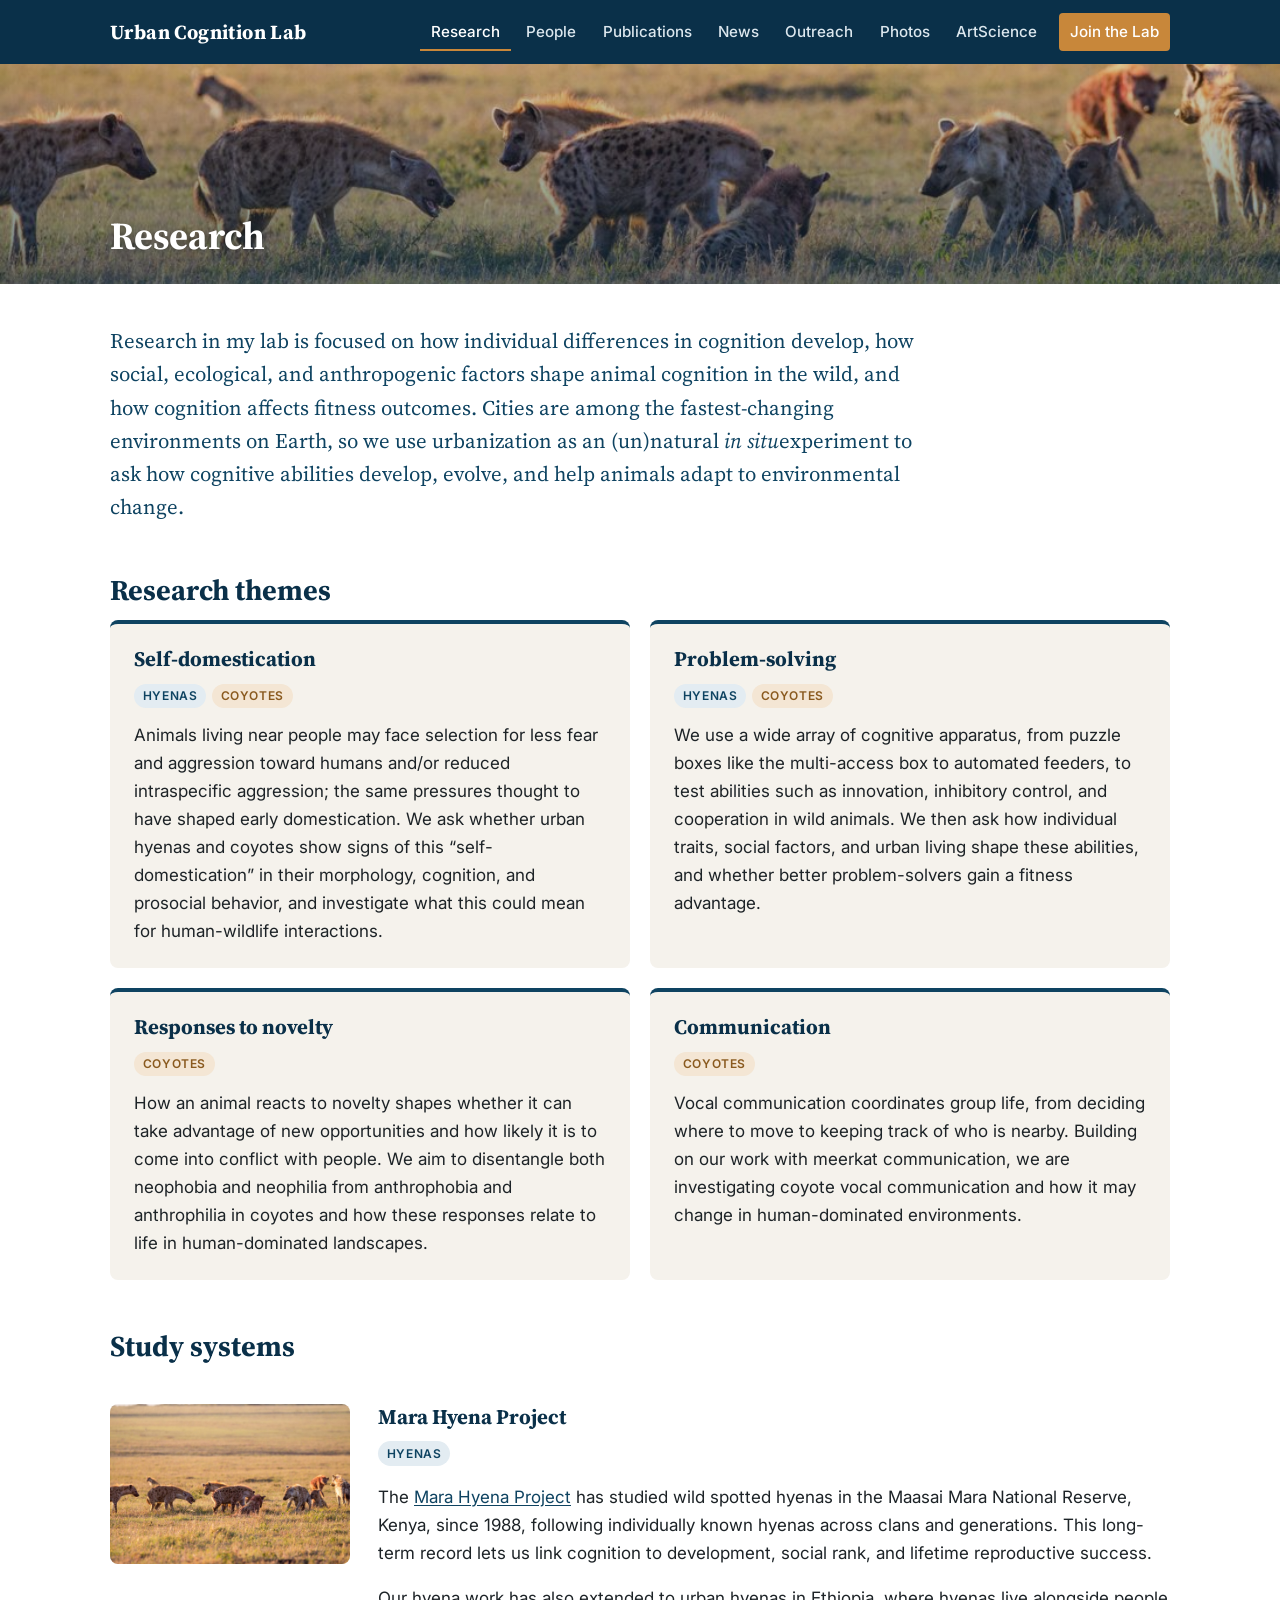
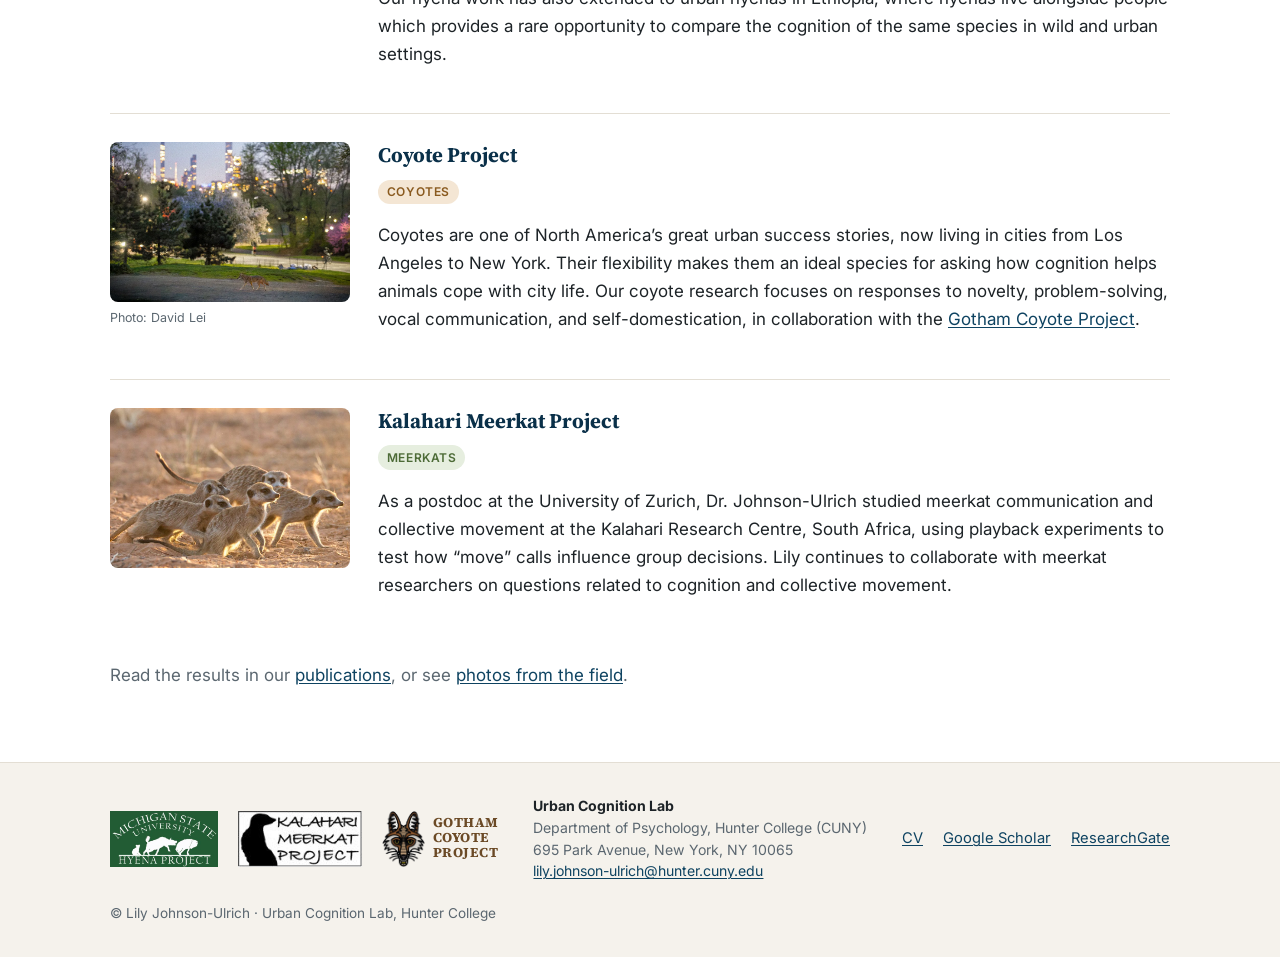
<file: research.html>
<!DOCTYPE html>
<html lang="en">
<head>
<meta charset="utf-8">
<meta name="viewport" content="width=device-width, initial-scale=1">
<title>Research | Urban Cognition Lab</title>
<meta name="description" content="Urban Cognition Lab - Dr. Lily Johnson-Ulrich, Hunter College. Research on cognitive ecology, urbanization, and animal cognition.">
<link rel="preconnect" href="https://fonts.googleapis.com">
<link rel="preconnect" href="https://fonts.gstatic.com" crossorigin>
<link href="https://fonts.googleapis.com/css2?family=Source+Serif+4:opsz,wght@8..60,500;8..60,700&family=Inter:wght@400;500;600&display=swap" rel="stylesheet">
<link rel="stylesheet" href="css/style.css">
</head>
<body>
<header class="site-header">
  <div class="wrap header-inner">
    <a class="site-title" href="index.html">Urban Cognition Lab</a>
    <button class="menu-toggle" aria-expanded="false" aria-controls="site-nav">Menu</button>
    <nav id="site-nav" class="site-nav" aria-label="Main">
      <ul>
<li><a href="research.html" aria-current="page">Research</a></li>
<li><a href="people.html">People</a></li>
<li><a href="publications.html">Publications</a></li>
<li><a href="in-the-news.html">News</a></li>
<li><a href="dei.html">Outreach</a></li>
<li><a href="photos.html">Photos</a></li>
<li><a href="artscience.html">ArtScience</a></li>
<li><a href="join.html" class="nav-cta">Join the Lab</a></li>
      </ul>
    </nav>
  </div>
</header>
<div class="banner" style="background-image:url('images/mara-hyenas.jpg')"><div class="banner-inner"><h1>Research</h1></div></div>
<main class="wrap content">
<section class="intro-left">
  <p class="lead">Research in my lab is focused on how individual differences in cognition develop, how social, ecological, and anthropogenic factors shape animal cognition in the wild, and how cognition affects fitness outcomes. Cities are among the fastest-changing environments on Earth, so we use urbanization as an (un)natural <i>in situ</i>experiment to ask how cognitive abilities develop, evolve, and help animals adapt to environmental change.</p>
</section>

<section>
  <h2>Research themes</h2>
  <div class="themes">
    <article class="theme">
      <h3>Self-domestication</h3>
      <p class="tags"><span class="tag tag-hyenas">Hyenas</span><span class="tag tag-coyotes">Coyotes</span></p>
      <p>Animals living near people may face selection for less fear and aggression toward humans and/or reduced intraspecific aggression; the same pressures thought to have shaped early domestication. We ask whether urban hyenas and coyotes show signs of this &ldquo;self-domestication&rdquo; in their morphology, cognition, and prosocial behavior, and investigate what this could mean for human-wildlife interactions.</p>
    </article>
    <article class="theme">
      <h3>Problem-solving</h3>
      <p class="tags"><span class="tag tag-hyenas">Hyenas</span><span class="tag tag-coyotes">Coyotes</span></p>
      <p>We use a wide array of cognitive apparatus, from puzzle boxes like the multi-access box to automated feeders, to test abilities such as innovation, inhibitory control, and cooperation in wild animals. We then ask how individual traits, social factors, and urban living shape these abilities, and whether better problem-solvers gain a fitness advantage.</p>
    </article>
    <article class="theme">
      <h3>Responses to novelty</h3>
      <p class="tags"><span class="tag tag-coyotes">Coyotes</span></p>
      <p>How an animal reacts to novelty shapes whether it can take advantage of new opportunities and how likely it is to come into conflict with people. We aim to disentangle both neophobia and neophilia from anthrophobia and anthrophilia in coyotes and how these responses relate to life in human-dominated landscapes.</p>
    </article>
    <article class="theme">
      <h3>Communication</h3>
      <p class="tags"><span class="tag tag-coyotes">Coyotes</span></p>
      <p>Vocal communication coordinates group life, from deciding where to move to keeping track of who is nearby. Building on our work with meerkat communication, we are investigating coyote vocal communication and how it may change in human-dominated environments.</p>
    </article>
  </div>
</section>

<section>
  <h2>Study systems</h2>
  <article class="project">
    <div class="project-img"><img src="images/mara-hyenas.jpg" alt="A group of spotted hyenas in the Maasai Mara at golden hour" width="1100" height="733" loading="lazy"></div>
    <div class="project-text">
      <h3>Mara Hyena Project</h3>
      <p class="tags"><span class="tag tag-hyenas">Hyenas</span></p>
      <p>The <a href="https://marahyenas.com">Mara Hyena Project</a> has studied wild spotted hyenas in the Maasai Mara National Reserve, Kenya, since 1988, following individually known hyenas across clans and generations. This long-term record lets us link cognition to development, social rank, and lifetime reproductive success.</p>
      <p>Our hyena work has also extended to urban hyenas in Ethiopia, where hyenas live alongside people which provides a rare opportunity to compare the cognition of the same species in wild and urban settings.</p>
    </div>
  </article>
  <article class="project">
    <div class="project-img"><img src="images/CoyoteDLei.png"><p class="photo-credit">Photo: David Lei</p></div>
    <div class="project-text">
      <h3>Coyote Project</h3>
      <p class="tags"><span class="tag tag-coyotes">Coyotes</span></p>
      <p>Coyotes are one of North America&rsquo;s great urban success stories, now living in cities from Los Angeles to New York. Their flexibility makes them an ideal species for asking how cognition helps animals cope with city life. Our coyote research focuses on responses to novelty, problem-solving, vocal communication, and self-domestication, in collaboration with the <a href="https://gothamcoyote.org">Gotham Coyote Project</a>.</p>
    </div>
  </article>
  <article class="project">
    <div class="project-img"><img src="images/movementlju.jpg" alt="A group of meerkats traveling together" width="936" height="726" loading="lazy"></div>
    <div class="project-text">
      <h3>Kalahari Meerkat Project</h3>
      <p class="tags"><span class="tag tag-meerkats">Meerkats</span></p>
      <p>As a postdoc at the University of Zurich, Dr. Johnson-Ulrich studied meerkat communication and collective movement at the Kalahari Research Centre, South Africa, using playback experiments to test how &ldquo;move&rdquo; calls influence group decisions. Lily continues to collaborate with meerkat researchers on questions related to cognition and collective movement.</p>
    </div>
  </article>
</section>
<p class="more">Read the results in our <a href="publications.html">publications</a>, or see <a href="photos.html">photos from the field</a>.</p>
</main>
<footer class="site-footer">
  <div class="wrap footer-inner">
    <div class="footer-logos">
      <a href="http://www.holekamplab.org/"><img src="images/hyenaprojectlogo-4.jpg" alt="MSU Hyena Project" width="400" height="208" class="logo" loading="lazy"></a>
      <img src="images/652976401.jpg" alt="Kalahari Meerkat Project" width="149" height="67" class="logo" loading="lazy">
      <a class="logo-text" href="https://gothamcoyote.org"><img class="logo" src="images/gotham-coyote-logo.png" alt="" width="42" height="56"><span>Gotham<br>Coyote<br>Project</span></a>
    </div>
    <div class="footer-contact">
      <strong>Urban Cognition Lab</strong><br>
      Department of Psychology, Hunter College (CUNY)<br>
      695 Park Avenue, New York, NY 10065<br>
      <a href="mailto:lily.johnson-ulrich@hunter.cuny.edu">lily.johnson-ulrich@hunter.cuny.edu</a>
    </div>
    <div class="footer-links">
      <a href="files/Johnson-Ulrich_CV.pdf">CV</a>
      <a href="https://scholar.google.com/citations?user=RbqpDe0AAAAJ&amp;hl=en">Google Scholar</a>
      <a href="https://www.researchgate.net/profile/Lily-Johnson-Ulrich">ResearchGate</a>
    </div>
    <p class="copyright">&copy; Lily Johnson-Ulrich &middot; Urban Cognition Lab, Hunter College</p>
  </div>
</footer>
<script>
document.querySelector('.menu-toggle').addEventListener('click', function () {
  var open = document.body.classList.toggle('nav-open');
  this.setAttribute('aria-expanded', open);
});
</script>
</body>
</html>
</file>
<file: css/style.css>
/* Urban Cognition Lab - simple static site styles */
:root {
  --ink: #1d2327;
  --muted: #5b6770;
  --brand: #0e4361;      /* deep blue from the original site */
  --brand-dark: #0a3049;
  --accent: #c8873a;     /* savanna gold */
  --bg: #ffffff;
  --bg-soft: #f5f2ec;
  --line: #e3ded4;
  --maxw: 1100px;
  --serif: "Source Serif 4", Georgia, "Times New Roman", serif;
  --sans: "Inter", -apple-system, BlinkMacSystemFont, "Segoe UI", Roboto, sans-serif;
}

* { box-sizing: border-box; }
html { scroll-behavior: smooth; }
body {
  margin: 0;
  font-family: var(--sans);
  font-size: 17px;
  line-height: 1.65;
  color: var(--ink);
  background: var(--bg);
}
img { max-width: 100%; height: auto; display: block; }
a { color: var(--brand); text-underline-offset: 2px; }
a:hover { color: var(--accent); }
h1, h2, h3 { font-family: var(--serif); color: var(--brand-dark); line-height: 1.25; }
h2 { font-size: 1.8rem; margin: 0 0 0.75rem; }
h3 { font-size: 1.3rem; margin: 0 0 0.5rem; }
hr { border: 0; border-top: 1px solid var(--line); margin: 3rem 0; }
.wrap { max-width: var(--maxw); margin: 0 auto; padding: 0 1.25rem; }

/* ---------- Header / nav ---------- */
.site-header {
  background: var(--brand-dark);
  position: sticky; top: 0; z-index: 10;
}
.header-inner { display: flex; align-items: center; justify-content: space-between; min-height: 64px; }
.site-title {
  font-family: var(--serif); font-weight: 700; font-size: 1.25rem;
  color: #fff; text-decoration: none; letter-spacing: 0.02em;
}
.site-title:hover { color: #fff; }
.site-nav ul { list-style: none; margin: 0; padding: 0; display: flex; gap: 0.25rem; flex-wrap: wrap; }
.site-nav a {
  display: block; padding: 0.4rem 0.7rem; border-radius: 4px;
  color: #dce7ee; text-decoration: none; font-size: 0.95rem; font-weight: 500;
}
.site-nav a:hover { color: #fff; background: rgba(255,255,255,0.08); }
.site-nav a[aria-current="page"] { color: #fff; box-shadow: inset 0 -2px 0 var(--accent); border-radius: 0; }
.menu-toggle {
  display: none; background: none; border: 1px solid rgba(255,255,255,0.4); color: #fff;
  padding: 0.35rem 0.8rem; border-radius: 4px; font: inherit; font-size: 0.9rem; cursor: pointer;
}

@media (max-width: 860px) {
  .menu-toggle { display: block; }
  .header-inner { flex-wrap: wrap; }
  .site-nav { display: none; width: 100%; padding-bottom: 0.75rem; }
  .nav-open .site-nav { display: block; }
  .site-nav ul { flex-direction: column; }
  .site-nav a[aria-current="page"] { box-shadow: inset 3px 0 0 var(--accent); }
}

/* ---------- Banners ---------- */
.banner {
  background-size: cover; background-position: center 60%;
  height: 220px; position: relative;
}
.banner::after { content: ""; position: absolute; inset: 0; background: linear-gradient(180deg, rgba(10,48,73,0.15), rgba(10,48,73,0.6)); }
.banner-inner { position: relative; z-index: 1; max-width: var(--maxw); margin: 0 auto; padding: 0 1.25rem; height: 100%; display: flex; align-items: flex-end; }
.banner h1 { color: #fff; margin: 0 0 1.5rem; font-size: 2.4rem; text-shadow: 0 2px 10px rgba(0,0,0,0.35); }

.hero {
  background-size: cover; background-position: center 30%;
  min-height: 62vh; display: flex; align-items: flex-end; position: relative;
}
.hero::after { content: ""; position: absolute; inset: 0; background: linear-gradient(180deg, rgba(0,0,0,0) 40%, rgba(10,48,73,0.75)); }
.hero-inner { position: relative; z-index: 1; width: 100%; padding-bottom: 2.5rem; }
.hero h1 { color: #fff; font-size: clamp(2.4rem, 6vw, 4rem); margin: 0; text-transform: uppercase; letter-spacing: 0.05em; }
.credit { font-size: 0.75rem; color: var(--muted); text-align: right; margin-top: 0.4rem; }

/* ---------- Content ---------- */
.content { padding-top: 2.5rem; padding-bottom: 3.5rem; }
.intro { max-width: 820px; margin: 0 auto 2.5rem; text-align: center; }
.lead { font-size: 1.3rem; line-height: 1.6; color: var(--brand); font-family: var(--serif); }

.cards { display: grid; grid-template-columns: repeat(auto-fill, minmax(300px, 1fr)); gap: 1.25rem; }
.card {
  display: block; text-decoration: none; color: var(--ink);
  border: 1px solid var(--line); border-radius: 8px; overflow: hidden; background: #fff;
  transition: transform 0.15s ease, box-shadow 0.15s ease;
}
.card:hover { transform: translateY(-3px); box-shadow: 0 8px 24px rgba(0,0,0,0.08); color: var(--ink); }
.card-img { width: 100%; aspect-ratio: 4 / 3; object-fit: cover; }
.card-body { display: block; padding: 0.9rem 1.1rem 1.1rem; }
.card-body strong { display: block; font-family: var(--serif); font-size: 1.25rem; color: var(--brand-dark); }
.card-body span { color: var(--muted); font-size: 0.95rem; }

/* People */
.profile { display: grid; grid-template-columns: 300px 1fr; gap: 2.5rem; align-items: start; }
.profile-photo img { border-radius: 8px; width: 100%; }
.subtitle { color: var(--muted); font-weight: 500; margin-top: -0.4rem; }

/* Two-column sections */
.two-col { display: grid; grid-template-columns: 1fr 1.4fr; gap: 2.5rem; align-items: start; margin: 0 0 2.5rem; }
.col-images { margin: 0; display: grid; gap: 1rem; }
.col-images img { border-radius: 6px; width: 100%; }
figure { margin: 0 0 2rem; }
figcaption { font-size: 0.88rem; color: var(--muted); margin-top: 0.5rem; line-height: 1.5; }

/* Publications */
.pubs { padding-left: 0; list-style: none; }
.pubs li { padding: 0.9rem 0 0.9rem 1rem; border-left: 3px solid var(--line); margin-bottom: 0.6rem; }
.pubs li:hover { border-left-color: var(--accent); }
.teaching { list-style: none; padding: 0; }
.teaching li { display: grid; grid-template-columns: 9.5rem 1fr; gap: 1rem; padding: 0.45rem 0; border-bottom: 1px solid var(--line); }
.teaching .when { color: var(--brand); font-weight: 600; font-variant-numeric: tabular-nums; }
.more { color: var(--muted); }
section + section { margin-top: 3rem; }

/* Photos */
.gallery { columns: 3 280px; column-gap: 1rem; }
.gallery figure { break-inside: avoid; margin: 0 0 1rem; background: var(--bg-soft); border-radius: 6px; overflow: hidden; }
.gallery figcaption { padding: 0.5rem 0.75rem 0.7rem; margin: 0; }
.gallery a { display: block; cursor: zoom-in; }
#lightbox { border: 0; padding: 0; background: transparent; max-width: 95vw; max-height: 95vh; overflow: visible; }
#lightbox::backdrop { background: rgba(0,0,0,0.88); }
#lightbox img { max-width: 90vw; max-height: 82vh; margin: 0 auto; border-radius: 4px; }
.lb-cap { color: #eee; text-align: center; font-size: 0.95rem; margin: 0.7rem auto 0; max-width: 80ch; }
#lightbox button {
  position: fixed; background: rgba(255,255,255,0.12); color: #fff; border: 0;
  font-size: 2.2rem; width: 3rem; height: 3rem; border-radius: 50%; cursor: pointer; line-height: 1;
}
#lightbox button:hover { background: rgba(255,255,255,0.25); }
.lb-close { top: 1rem; right: 1rem; }
.lb-prev { left: 1rem; top: 50%; transform: translateY(-50%); }
.lb-next { right: 1rem; top: 50%; transform: translateY(-50%); }

/* News */
.news-item { display: grid; grid-template-columns: 280px 1fr; gap: 2rem; padding: 2rem 0; border-bottom: 1px solid var(--line); align-items: start; }
.news-item.no-img { grid-template-columns: 1fr; }
.news-img img { border-radius: 6px; }
.news-img.stack { display: grid; gap: 0.75rem; }
.news-text h3 + p { margin-top: 0.25rem; }
.news-text h3:not(:first-child) { margin-top: 1.5rem; }
.blog-list { padding-left: 1.1rem; columns: 2 280px; column-gap: 2rem; font-size: 0.95rem; }
.blog-list li { break-inside: avoid; margin-bottom: 0.3rem; }

/* ArtScience */
.covers { display: grid; grid-template-columns: repeat(2, minmax(0, 320px)); gap: 1.5rem; margin-top: 1rem; }
.covers img { border-radius: 4px; box-shadow: 0 4px 16px rgba(0,0,0,0.12); }

/* ---------- Footer ---------- */
.site-footer { background: var(--bg-soft); border-top: 1px solid var(--line); padding: 2rem 0; font-size: 0.92rem; }
.footer-inner { display: flex; flex-wrap: wrap; align-items: center; justify-content: space-between; gap: 1.25rem; }
.footer-logos { display: flex; gap: 1.25rem; align-items: center; }
.footer-logos .logo { height: 56px; width: auto; }
.footer-links { display: flex; gap: 1.25rem; }
.copyright { width: 100%; color: var(--muted); margin: 0; font-size: 0.85rem; }

/* ---------- Responsive ---------- */
@media (max-width: 760px) {
  body { font-size: 16px; }
  .profile, .two-col, .news-item { grid-template-columns: 1fr; gap: 1.25rem; }
  .profile-photo { max-width: 320px; }
  .teaching li { grid-template-columns: 1fr; gap: 0; }
  .banner { height: 160px; }
  .banner h1 { font-size: 1.9rem; }
  .hero { min-height: 45vh; }
  .covers { grid-template-columns: 1fr 1fr; }
}
.illus img { max-width: 720px; margin: 0 auto; }
.illus figcaption { max-width: 720px; margin-left: auto; margin-right: auto; }

/* ---------- v2 additions ---------- */
.site-nav a.nav-cta { background: var(--accent); color: #fff; margin-left: 0.4rem; }
.site-nav a.nav-cta:hover { background: #b37530; }
.site-nav a.nav-cta[aria-current="page"] { box-shadow: none; border-radius: 4px; }
.hero-sub { color: #f1ece2; font-size: 1.1rem; margin: 0.5rem 0 0; text-shadow: 0 1px 6px rgba(0,0,0,0.4); }

.btn {
  display: inline-block; background: var(--brand); color: #fff; text-decoration: none;
  padding: 0.6rem 1.15rem; border-radius: 6px; font-weight: 600; font-size: 0.95rem;
  border: 2px solid var(--brand); margin: 0.2rem 0.3rem 0.2rem 0;
}
.btn:hover { background: var(--brand-dark); border-color: var(--brand-dark); color: #fff; }
.btn-outline { background: transparent; color: var(--brand); }
.btn-outline:hover { background: var(--brand); color: #fff; }
.intro-actions { margin-top: 1.5rem; }
.pub-actions { margin-bottom: 2rem; }

.intro-left { max-width: 820px; margin-bottom: 2.5rem; }
.intro-left .lead { margin-top: 0; }

.themes, .join-grid { display: grid; grid-template-columns: repeat(auto-fit, minmax(260px, 1fr)); gap: 1.25rem; }
.theme { background: var(--bg-soft); border-radius: 8px; padding: 1.4rem 1.5rem; border-top: 4px solid var(--brand); }
.theme p { margin-bottom: 0; }
.tags { margin: 0 0 0.6rem !important; }
.tag { display: inline-block; font-size: 0.75rem; font-weight: 600; text-transform: uppercase; letter-spacing: 0.05em;
  padding: 0.15rem 0.55rem; border-radius: 999px; margin-right: 0.35rem; background: #e3ecf2; color: var(--brand); }
.tag-coyotes { background: #f4e6d4; color: #8a5a1f; }
.tag-meerkats { background: #e6eedf; color: #4d6b37; }

.project { display: grid; grid-template-columns: 340px 1fr; gap: 2rem; padding: 1.75rem 0; border-bottom: 1px solid var(--line); align-items: start; }
.project:last-child { border-bottom: 0; }
.project-img img { border-radius: 8px; width: 100%; aspect-ratio: 4/3; object-fit: cover; }
.placeholder-img { aspect-ratio: 4/3; border-radius: 8px; background: repeating-linear-gradient(45deg, #f1ece2, #f1ece2 12px, #ebe4d6 12px, #ebe4d6 24px);
  display: flex; align-items: center; justify-content: center; color: var(--muted); font-size: 0.9rem; }

.members { display: grid; grid-template-columns: repeat(auto-fill, minmax(220px, 1fr)); gap: 1.5rem; }
.member { text-align: center; padding: 1.5rem 1rem; background: var(--bg-soft); border-radius: 8px; }
.member h3 { margin: 0.75rem 0 0.1rem; }
.member .role { color: var(--brand); font-weight: 600; font-size: 0.9rem; margin: 0; }
.member-bio { color: var(--muted); font-size: 0.92rem; }
.avatar { width: 120px; height: 120px; border-radius: 50%; margin: 0 auto; object-fit: cover;
  background: var(--brand); color: #fff; display: flex; align-items: center; justify-content: center;
  font-family: var(--serif); font-size: 2.6rem; }

.callout { background: #fbf4ea; border-left: 4px solid var(--accent); padding: 1rem 1.25rem; border-radius: 0 6px 6px 0; }
section.callout { margin-top: 2rem; }
.land { background: var(--bg-soft); padding: 1.75rem 2rem; border-radius: 8px; font-size: 0.97rem; }
.land h2 { font-size: 1.4rem; }

.updates { list-style: none; padding: 0; margin: 0 0 1rem; }
.updates li { display: grid; grid-template-columns: 5rem 1fr; gap: 1rem; padding: 0.7rem 0; border-bottom: 1px solid var(--line); }
.updates .when { color: var(--accent); font-weight: 700; }
details summary { cursor: pointer; color: var(--brand); font-weight: 600; margin: 0.5rem 0; }

.footer-contact { font-size: 0.88rem; line-height: 1.55; color: var(--muted); }
.footer-contact strong { color: var(--ink); }

@media (max-width: 760px) {
  .project { grid-template-columns: 1fr; gap: 1rem; }
  .site-nav a.nav-cta { margin-left: 0; display: inline-block; }
  .land { padding: 1.25rem; }
}
@media (max-width: 1000px) and (min-width: 861px) {
  .site-nav a { padding: 0.4rem 0.5rem; font-size: 0.9rem; }
}
.themes { grid-template-columns: repeat(2, minmax(0, 1fr)); }
@media (max-width: 760px) { .themes { grid-template-columns: 1fr; } }
/* v3 */
.project { grid-template-columns: 240px 1fr; gap: 1.75rem; }
.project-img img, .placeholder-img { aspect-ratio: 3/2; }
.theme ul { margin: 0.4rem 0 0; padding-left: 1.2rem; }
.theme p + p { margin-top: 0.8rem; }
.join-grid { grid-template-columns: repeat(auto-fit, minmax(280px, 1fr)); }
.logo-text { display: flex; align-items: center; gap: 0.5rem; text-decoration: none; color: #6b4a26;
  font-family: var(--serif); font-weight: 700; font-size: 0.85rem; line-height: 1.1; text-transform: uppercase; letter-spacing: 0.04em; }
.logo-text:hover { color: var(--brand); }
.logo-text .logo { height: 56px; width: auto; }
.photo-credit { font-size: 0.78rem; color: var(--muted); margin: 0.35rem 0 0; }
/* Join page: stacked rows instead of side-by-side cards */
.join-grid { display: flex; flex-direction: column; gap: 1.25rem; max-width: 900px; }
.join-grid .theme { display: grid; grid-template-columns: 200px 1fr; column-gap: 2rem; border-top: 0; border-left: 4px solid var(--brand); }
.join-grid .theme h3 { grid-column: 1; grid-row: 1 / span 10; margin: 0; }
.join-grid .theme > :not(h3) { grid-column: 2; }
.join-grid .theme p:first-of-type { margin-top: 0; }
@media (max-width: 760px) {
  .join-grid .theme { display: block; }
  .join-grid .theme h3 { margin-bottom: 0.5rem; }
}
</file>
